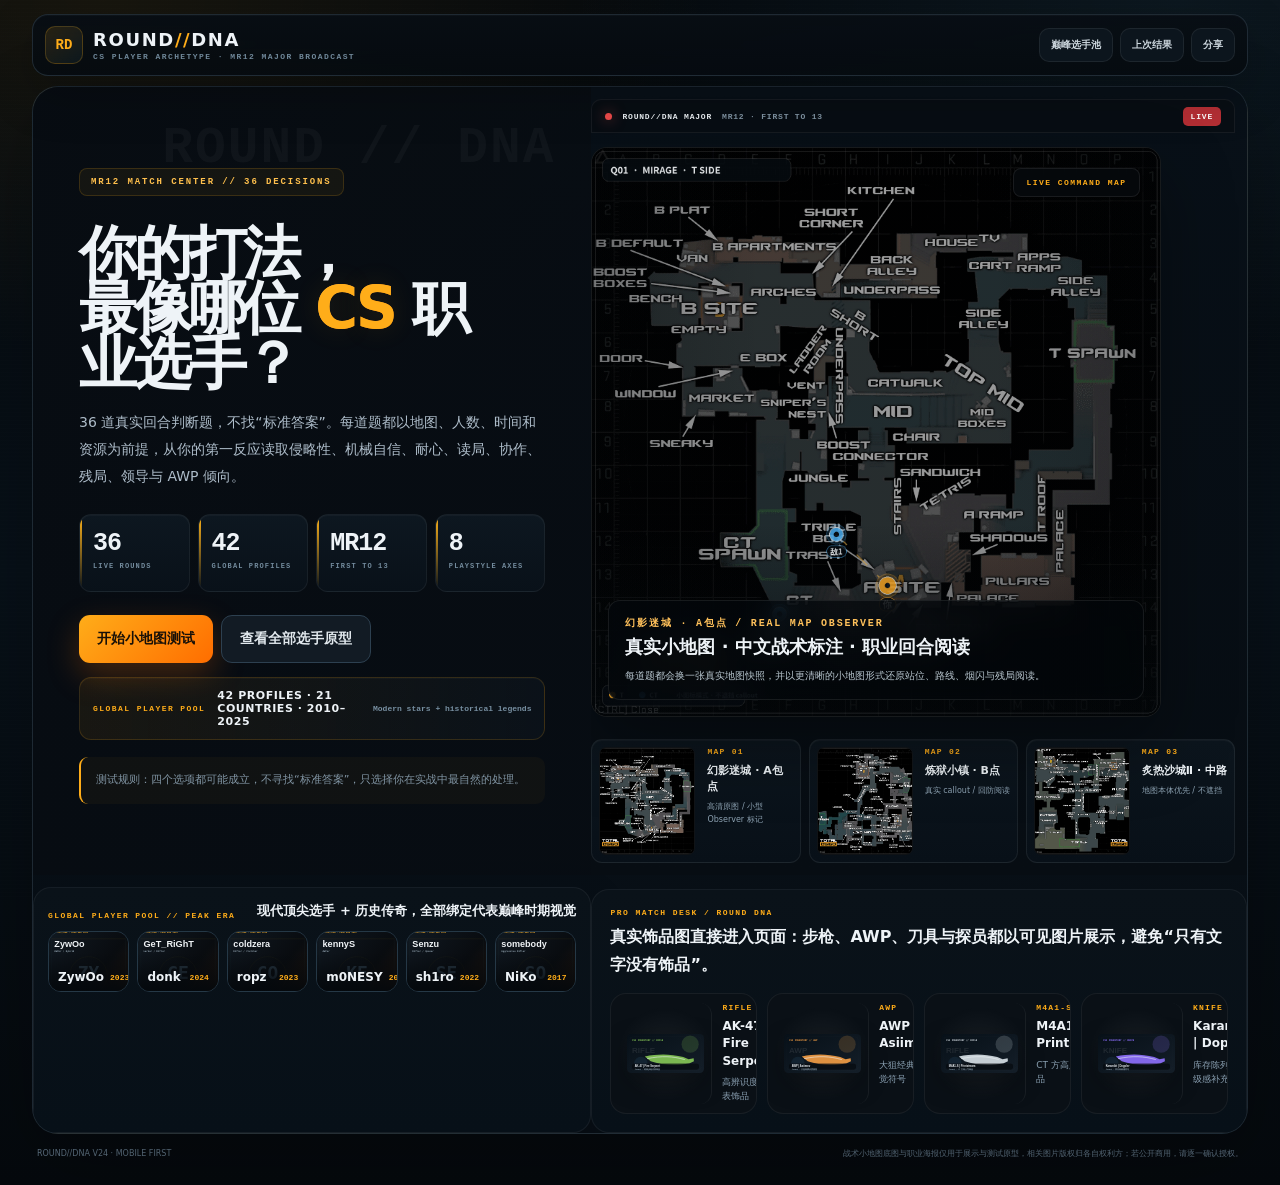
<file: index.html>
<!doctype html>
<html lang="zh-CN">
<head>
<meta charset="utf-8"><meta name="viewport" content="width=device-width,initial-scale=1,viewport-fit=cover"><meta name="theme-color" content="#080b0f"><meta name="apple-mobile-web-app-capable" content="yes"><meta name="apple-mobile-web-app-status-bar-style" content="black-translucent"><meta name="apple-mobile-web-app-title" content="ROUND//DNA"><meta name="description" content="36 道 CS 实战情境题，匹配你的职业选手打法原型与代表巅峰期。"><title>ROUND//DNA · CS职业选手原型测试</title><link rel="manifest" href="manifest.webmanifest"><link rel="icon" href="assets/icons/favicon.png"><link rel="apple-touch-icon" href="assets/icons/icon-192.png"><link rel="stylesheet" href="assets/css/style.css?v=24.0">
</head>
<body><div class="noise"></div><div id="toast" class="toast"></div>
<div id="rosterModal" class="modal" onclick="modalBg(event,'rosterModal')"><div class="modalPanel rosterPanel"><div class="modalHead"><div><small>PEAK ERA PLAYER DATABASE</small><h3>42 位选手 · 21 个国家/地区 · 2010–2025</h3><p>每位选手绑定明确巅峰年份与对应时期照片；优先使用清晰、无额外水印或可合法复用的图源。</p></div><button onclick="closeModal('rosterModal')">关闭</button></div><div class="rosterTools"><div class="rosterFilterBar"><button class="rosterFilter active" onclick="setRosterFilter('all',this)">全部</button><button class="rosterFilter" onclick="setRosterFilter('modern',this)">现代</button><button class="rosterFilter" onclick="setRosterFilter('legend',this)">传奇</button><button class="rosterFilter" onclick="setRosterFilter('europe',this)">欧洲</button><button class="rosterFilter" onclick="setRosterFilter('cis',this)">独联体</button><button class="rosterFilter" onclick="setRosterFilter('americas',this)">美洲</button><button class="rosterFilter" onclick="setRosterFilter('apac',this)">亚太</button></div><div class="rosterSearchWrap"><input id="rosterSearch" type="search" placeholder="搜索选手 / 国家 / 角色 / 年份" oninput="renderRoster()"><span id="rosterCount">显示 42 / 42</span></div></div><div id="rosterGrid" class="rosterGrid"></div></div></div>
<div id="posterModal" class="modal" onclick="modalBg(event,'posterModal')"><div class="modalPanel posterPanel"><div class="modalHead"><div><small>SHARE CARD</small><h3>ROUND//DNA 分享海报</h3></div><button onclick="closeModal('posterModal')">关闭</button></div><img id="posterImg" class="posterImg" alt="测试结果分享海报"><button id="downloadPosterBtn" class="btn primary full">下载 PNG 海报</button></div></div>
<main class="appShell">
<header class="topbar"><div class="brand"><span class="brandIcon">RD</span><div><b>ROUND<span>//</span>DNA</b><small>CS PLAYER ARCHETYPE · MR12 MAJOR BROADCAST</small></div></div><div class="topActions"><button class="miniBtn" onclick="openRoster()">巅峰选手池</button><button class="miniBtn" onclick="restoreLastResult()">上次结果</button><button class="miniBtn" onclick="shareApp()">分享</button></div></header>
<section id="hero" class="view heroView">
  <div class="heroCard">
    <div class="heroCopy"><div class="eyebrow">MR12 MATCH CENTER // 36 DECISIONS</div><h1>你的打法，<br>最像哪位 <span>CS</span> 职业选手？</h1><p>36 道真实回合判断题，不找“标准答案”。每道题都以地图、人数、时间和资源为前提，从你的第一反应读取侵略性、机械自信、耐心、读局、协作、残局、领导与 AWP 倾向。</p><div class="heroMetrics"><div><b>36</b><span>LIVE ROUNDS</span></div><div><b>42</b><span>GLOBAL PROFILES</span></div><div><b>MR12</b><span>FIRST TO 13</span></div><div><b>8</b><span>PLAYSTYLE AXES</span></div></div><div class="heroBtns"><button class="btn primary" onclick="startQuiz()">开始小地图测试</button><button id="resumeQuizBtn" class="btn ghost" hidden onclick="resumeQuiz()">继续上次答题</button><button class="btn ghost" onclick="openRoster()">查看全部选手原型</button></div><div class="globalPoolBanner"><span>GLOBAL PLAYER POOL</span><b>42 PROFILES · 21 COUNTRIES · 2010–2025</b><em>Modern stars + historical legends</em></div><div class="hint">测试规则：四个选项都可能成立，不寻找“标准答案”，只选择你在实战中最自然的处理。</div></div>
    <div class="heroVisual heroVisualGrid"><div class="eventRibbon"><span class="eventDot"></span><b>ROUND//DNA MAJOR</b><em>MR12 · FIRST TO 13</em><strong>LIVE</strong></div><div class="heroStage"><img id="heroPhoto" class="heroPhoto" alt="Counter-Strike 2 战术小地图背景"><img id="heroArt" class="heroOverlayMap" alt="Counter-Strike 2 战术叠层图"><div class="visualShade"></div><div class="heroMapBadge">LIVE COMMAND MAP</div><div class="matchHud"><div class="hudScore"><span class="tMark">T</span><b>12</b><em>MATCH POINT · MR12</em><b>11</b><span class="ctMark">CT</span></div><div class="hudKill"><span>Lrr</span><i>AK-47</i><b>OPENING KILL</b></div><div class="hudKill"><span>Lrr</span><i>FLASH</i><b>ENTRY ASSIST</b></div><div class="hudKill"><span>Lrr</span><i>AWP</i><b>CLUTCH PICK</b></div></div><div class="crosshair"><i></i><i></i></div><div class="heroStageInfo"><span id="heroStageMap">MIRAGE · A SITE</span><b>真实小地图 · 中文战术标注 · 职业回合阅读</b><small>每道题都会换一张真实地图快照，并以更清晰的小地图形式还原站位、路线、烟闪与残局阅读。</small></div><div class="loadout"><span>AK-47</span><span>AWP</span><span>SMOKE</span><span>FLASH</span></div></div><div class="heroMapStrip"><article class="heroMapMini"><img id="heroMap1" alt="Mirage 场景图"><div><small>MAP 01</small><b id="heroMapLabel1">Mirage · A Split</b><span id="heroMapHint1">Palace / Ramp / Jungle</span></div></article><article class="heroMapMini"><img id="heroMap2" alt="Inferno 场景图"><div><small>MAP 02</small><b id="heroMapLabel2">Inferno · Banana</b><span id="heroMapHint2">Car / Coffins / CT</span></div></article><article class="heroMapMini"><img id="heroMap3" alt="Dust2 场景图"><div><small>MAP 03</small><b id="heroMapLabel3">Dust2 · Mid Control</b><span id="heroMapHint3">Top Mid / Xbox / Short</span></div></article></div></div>
  <div class="peakRail"><div class="peakRailTitle"><small>GLOBAL PLAYER POOL // PEAK ERA</small><b>现代顶尖选手 + 历史传奇，全部绑定代表巅峰时期视觉</b></div><div class="peakPreviews"><article><img data-peak-preview="0" alt="peak poster"><div><b>ZywOo</b><span>2023</span></div></article><article><img data-peak-preview="1" alt="peak poster"><div><b>donk</b><span>2024</span></div></article><article><img data-peak-preview="2" alt="peak poster"><div><b>ropz</b><span>2023</span></div></article><article><img data-peak-preview="3" alt="peak poster"><div><b>m0NESY</b><span>2024</span></div></article><article><img data-peak-preview="4" alt="peak poster"><div><b>sh1ro</b><span>2022</span></div></article><article><img data-peak-preview="5" alt="peak poster"><div><b>NiKo</b><span>2017</span></div></article></div></div>
<div class="arsenalRail"><div class="arsenalHead"><small>PRO MATCH DESK / ROUND DNA</small><b>真实饰品图直接进入页面：步枪、AWP、刀具与探员都以可见图片展示，避免“只有文字没有饰品”。</b></div><div class="arsenalGrid"><article class="skinCard"><img id="skinHome1" alt="皮肤图 1"><div><small>RIFLE</small><b id="skinHomeLabel1">AK-47 | Fire Serpent</b><span>高辨识度代表饰品</span></div></article><article class="skinCard"><img id="skinHome2" alt="皮肤图 2"><div><small>AWP</small><b id="skinHomeLabel2">AWP | Asiimov</b><span>大狙经典视觉符号</span></div></article><article class="skinCard"><img id="skinHome3" alt="皮肤图 3"><div><small>M4A1-S</small><b id="skinHomeLabel3">M4A1-S | Printstream</b><span>CT 方高人气步枪饰品</span></div></article><article class="skinCard"><img id="skinHome4" alt="皮肤图 4"><div><small>KNIFE</small><b id="skinHomeLabel4">Karambit | Doppler</b><span>库存陈列与高级感补充</span></div></article></div></div></section>
<section id="quiz" class="view quizView" style="display:none">
  <div class="majorBroadcastHead">
    <div class="majorBrand"><span class="majorLogo">M</span><div><small>ROUND//DNA MAJOR</small><b>TACTICAL MATCH CENTER</b></div></div>
    <div class="seriesState"><span>REGULATION</span><b>MR12</b><em id="seriesMap">FIRST TO 13</em></div>
    <div class="liveState"><i></i><span>LIVE</span><b id="liveClock">00:44</b></div>
  </div>
  <div class="majorScoreboard">
    <div class="teamPanel tTeam"><div class="teamLogo">T</div><div><small>TEAM TERRORIST</small><b id="majorTName">T SIDE</b><span id="majorTMoney">FULL BUY</span></div><strong id="majorTScore">10</strong></div>
    <div class="roundCenter"><small id="majorMapName">幻影迷城</small><b id="majorRoundLabel">MR12 · ROUND 18</b><div class="roundDots" id="roundDots"></div><span id="majorTimer">0:44</span></div>
    <div class="teamPanel ctTeam"><strong id="majorCTScore">7</strong><div><small>TEAM COUNTER-TERRORIST</small><b id="majorCTName">CT SIDE</b><span id="majorCTMoney">FULL BUY</span></div><div class="teamLogo">CT</div></div>
  </div>
  <div class="majorTicker"><span>LIVE FEED</span><div id="majorTickerText">正在加载本回合战术信息...</div><b>ROUND//DNA ANALYSIS</b></div>
  <div class="quizHeader"><div><small id="progressText">QUESTION 01 / 36</small><b id="progressPct">0%</b></div><div class="quizTags"><span id="roundTag">ROUND 01</span><span id="sceneTag">BUY PHASE</span><span>LIVE DECISION</span></div></div>
  <div class="progress"><i id="bar"></i></div>
  <div class="broadcastHud">
    <div class="broadcastSide tSide"><small>T SIDE</small><b id="broadcastTState">ATTACK</b><span id="broadcastTAlive">5 ALIVE</span></div>
    <div class="broadcastCenter"><div class="livePill"><i></i> LIVE ANALYSIS</div><b id="broadcastRound">ROUND 01</b><span id="broadcastClock">1:24</span><small id="broadcastMap">MIRAGE</small></div>
    <div class="broadcastSide ctSide"><small>CT SIDE</small><b id="broadcastCTState">DEFENSE</b><span id="broadcastCTAlive">5 ALIVE</span></div>
  </div>
  <div class="combatMeta">
    <div class="metaStat"><small>MAP</small><b id="mapTag">MIRAGE</b></div>
    <div class="metaStat"><small>SIDE</small><b id="sideTag">T SIDE</b></div>
    <div class="metaStat"><small>ALIVE</small><b id="aliveTag">5V5</b></div>
    <div class="metaStat"><small>ECON</small><b id="economyTag">FULL BUY</b></div>
    <div class="metaStat"><small>TIMER</small><b id="timerTag">1:24</b></div>
  </div>
  <div class="analystStrip">
    <div class="analystLabel"><span>ANALYST DESK</span><b>ROUND CONTEXT</b></div>
    <div><small>OBJECTIVE</small><b id="analystGoal">OPENING</b></div>
    <div><small>PRESSURE</small><b id="analystPressure">LOW</b></div>
    <div><small>STRUCTURE</small><b id="analystStructure">5V5</b></div>
    <div><small>PRIMARY READ</small><b id="analystRead">SPACE</b></div>
  </div>
  <div class="quizGrid">
    <div class="questionCard"><div class="questionScene"><span id="sceneZh">手枪局 / BUY PHASE</span><small id="sceneDesc"></small></div><button class="mobileMapPreview" type="button" onclick="openMobileMap()"><div class="mobileMapThumbWrap"><img id="mobileMapThumb" alt="当前战术小地图"><img id="mobileMapOverlayThumb" class="mobileMapOverlayThumb" alt="站位叠层"></div><span><small>TACTICAL MAP</small><b id="mobileMapTitle">幻影迷城 · A包点</b><em>点击放大查看人物站位与路线</em></span><i>↗</i></button><div class="scenarioBox"><div class="scenarioMeta"><span id="scenarioChipMap">MIRAGE · A SITE</span><span id="scenarioChipAlive">1V2</span><span id="scenarioChipGoal">POST-PLANT</span></div><p id="scenarioLead">Mirage A 包点残局，已知一人在 jungle、一人在 CT，你有烟和闪，时间不多。</p><div class="scenarioFacts"><span id="scenarioKnown">已知站位：Jungle / CT</span><span id="scenarioFocus">思路重点：拆单挑、拖时间、避开双拉</span></div></div><div class="roundTimeline" id="roundTimeline"><span data-phase="OPENING">OPENING</span><span data-phase="MID">MID ROUND</span><span data-phase="EXEC">EXEC / RETAKE</span><span data-phase="CLUTCH">CLUTCH</span></div><h2 id="qtext"></h2><div class="analystLowerThird"><span>ANALYST NOTE</span><b id="lowerThirdTitle">ROUND DECISION</b><em id="lowerThirdMeta">MAP READ · TIMING · RESOURCE</em></div><div id="options" class="options"></div><div class="questionFoot"><button id="backBtn" onclick="back()">← 上一题</button><span>FIRST INSTINCT ONLY · 不寻找标准答案</span></div></div>
    <aside class="sceneStack">
      <div class="sceneCard">
        <div class="observerLoadoutRail"><article><small>KNIFE</small><img id="obsKnife" alt="Butterfly Knife"><div><b id="obsKnifeName">Butterfly Knife | Fade</b><span>FEATURED INVENTORY</span></div></article><article><small>RIFLE</small><img id="obsRifle" alt="AK-47 skin"><div><b id="obsRifleName">AK-47 | Fire Serpent</b><span>ROUND LOADOUT</span></div></article><article><small>AGENT</small><img id="obsAgent" alt="CS2 Agent"><div><b id="obsAgentName">Special Agent Ava</b><span>FIELD AGENT</span></div></article></div>
        <div class="sceneHeroWrap"><img id="scenePhoto" class="scenePhoto" alt="CS2 战术小地图背景"><img id="sceneArt" class="sceneTactical" alt="CS2 战术叠层图"><div id="tacticalBoard" class="tacticalBoard" aria-hidden="true"></div><div id="mapFocusMask" class="mapFocusMask" aria-hidden="true"></div><div class="sceneOverlay"></div><div class="sceneHud"><small id="sceneMapMicro">MIRAGE // A SITE</small><b id="sceneState">TACTICAL CONTEXT</b><span id="sceneSubline">ENTRY · EXEC · RETAKE · CLUTCH</span></div><div id="killFeed" class="killFeedPanel"></div><div class="sceneCross"></div><div id="weaponBar" class="weaponBar"></div></div>
        <div class="broadcastMiniStats"><div><small>HP</small><b id="impactValue">100</b></div><div><small>ARMOR</small><b id="winProb">100</b></div><div><small>WEAPON</small><b id="utilityValue">AK-47</b></div><div><small>UTILITY</small><b id="clutchIndex">烟1 · 闪1</b></div></div>
        <div class="sceneThumbRow">
          <article class="thumbCard"><img id="sceneThumbA" alt="CS2 额外场景图 A"><div><small>ALT ANGLE</small><b id="thumbALabel">Connector control</b></div></article>
          <article class="thumbCard"><img id="sceneThumbB" alt="CS2 额外场景图 B"><div><small>FOLLOW UP</small><b id="thumbBLabel">Palace trade</b></div></article>
        </div>
      </div>
        <div class="skinPanel"><div class="skinPanelHead"><small>MATCH LOADOUT</small><b>真实饰品图 · 回合装备栏</b></div><div class="skinStrip"><article class="skinMini"><img id="skinQuiz1" alt="饰品图 1"><div><small>LOADOUT</small><b id="skinQuizLabel1">AK-47 | Fire Serpent</b><span>经典步枪视觉</span></div></article><article class="skinMini"><img id="skinQuiz2" alt="饰品图 2"><div><small>LOADOUT</small><b id="skinQuizLabel2">AWP | Asiimov</b><span>大狙高辨识度</span></div></article><article class="skinMini"><img id="skinQuiz3" alt="饰品图 3"><div><small>LOADOUT</small><b id="skinQuizLabel3">M4A1-S | Printstream</b><span>CT 高人气饰品</span></div></article><article class="skinMini"><img id="skinQuiz4" alt="饰品图 4"><div><small>LOADOUT</small><b id="skinQuizLabel4">Karambit | Doppler</b><span>库存高级感</span></div></article><article class="skinMini"><img id="skinQuiz5" alt="饰品图 5"><div><small>LOADOUT</small><b id="skinQuizLabel5">Desert Eagle | Blaze</b><span>残局气质补充</span></div></article></div></div>
      <div class="cosmeticDeck"><article class="cosmeticCard knifeCard"><small>FEATURED INVENTORY</small><img class="cosmeticRealImage" id="knifeImage" alt="Butterfly Knife Fade"><b id="knifeName">Butterfly Knife | Fade</b><span id="knifeNote">库存标志性饰品模块</span></article><article class="cosmeticCard agentCard"><small>FIELD AGENT</small><img class="cosmeticAgentImage" id="agentImage" alt="CS2 Agent"><b id="agentName">Special Agent Ava</b><span id="agentNote">探员皮肤氛围卡片</span></article><article class="cosmeticCard trophyCard"><small>MATCH VIBE</small><div class="cosmeticGlyph trophyGlyph">★</div><b id="vibeTitle">Major Broadcast Feel</b><span id="vibeNote">职业赛事分析台视觉氛围</span></article></div>
      <div class="intelGrid">
        <article class="intelCard radarCard"><div class="intelHead"><small>RADAR SNAPSHOT</small><b id="radarMapName">MIRAGE · A SITE</b></div><div class="miniRadar"><div class="radarA">A</div><div class="radarB">B</div><div class="radarMid">MID</div><div class="route route1"></div><div class="route route2"></div><div class="route route3"></div><div class="radarPing ping1"></div><div class="radarPing ping2"></div><div class="radarPing ping3"></div></div></article>
        <article class="intelCard"><div class="intelHead"><small>ROUND INTEL</small><b id="intelTitle">Current plan</b></div><ul id="intelList" class="intelList"></ul></article>
      </div>
    </aside>
  </div>
</section>
<section id="result" class="view resultView" style="display:none"><div class="resultGrid"><aside class="peakResultCard"><div class="peakPosterFrame"><img id="playerPeakPoster" alt="选手代表巅峰期海报"><div class="peakPosterShade"></div><div class="peakTop"><span id="peakEraBadge">PEAK ERA // 2021</span><b id="matchBadge">MATCH 90%</b></div><div class="peakBottom"><small>YOUR CLOSEST ARCHETYPE</small><h2 id="playerName"></h2><p id="playerReal"></p><div><span id="playerRole"></span><span id="playerTag"></span></div><div class="playerMetaChips"><span id="playerCountry"></span><span id="playerEra"></span></div></div></div><div class="peakCaption"><small id="peakSource"></small><b id="peakTitle"></b><p id="peakNote"></p></div></aside><article class="analysisPanel"><div class="analysisHead"><small>POST-MATCH PLAYER DNA · GLOBAL POOL 42</small><h3 id="resultSummaryTitle">职业打法读取结果</h3><p id="playerDesc"></p></div><div class="resultMetrics"><div><b id="resultScore">89%</b><small>MATCH</small></div><div><b id="resultRole">Hybrid</b><small>ROLE</small></div><div><b id="resultImpact">Clutch</b><small>IMPACT</small></div><div><b id="resultTempo">Measured</b><small>TEMPO</small></div></div><div class="strengthGrid"><div><small>优势区</small><p id="playerStrength"></p></div><div><small>潜在盲点</small><p id="playerRisk"></p></div></div><div class="vectorGrid"><svg id="radar" viewBox="0 0 240 240"></svg><div id="dimlist" class="dimlist"></div></div><div class="topFive"><div class="sectionTitle"><small>TOP 6 MATCHES</small><b>与你最接近的职业选手原型</b></div><div id="ranks"></div></div><div class="resultBtns"><button class="btn primary" onclick="makePoster()">生成分享海报</button><button class="btn ghost" onclick="copyResult()">复制结果</button><button class="btn ghost" onclick="startQuiz()">重新测试</button></div></article></div></section>
<div id="mobileMapModal" class="mobileMapModal" aria-hidden="true"><div class="mobileMapSheet"><div class="mobileMapSheetHead"><div><small>ROUND TACTICAL MAP</small><b id="mobileMapModalTitle">幻影迷城 · A包点</b></div><button type="button" onclick="closeMobileMap()">×</button></div><div class="mobileMapCanvas"><img id="mobileMapImage" alt="高清战术地图"><img id="mobileMapOverlay" class="mobileMapOverlay" alt="站位叠层"></div><div class="mobileMapLegend"><span><i class="tDot"></i>T / YOU</span><span><i class="ctDot"></i>CT</span><span>虚线 = 路线 · 烟/闪 = 道具提示</span></div></div></div><footer><span>ROUND//DNA V24 · MOBILE FIRST</span><span>战术小地图底图与职业海报仅用于展示与测试原型，相关图片版权归各自权利方；若公开商用，请逐一确认授权。</span></footer></main><script src="assets/js/app.js?v=24.0"></script></body></html>
</file>
<file: assets/css/style.css>
:root{--bg:#06090d;--panel:#0c1218;--panel2:#101821;--line:#22313e;--line2:#33495b;--text:#eef3f7;--muted:#8ea1b1;--orange:#ffad19;--orange2:#ff6d00;--ct:#5cbcff;--shadow:0 26px 84px rgba(0,0,0,.43)}*{box-sizing:border-box}html{scroll-behavior:smooth}body{margin:0;min-height:100vh;color:var(--text);font-family:Inter,"Microsoft YaHei","PingFang SC",system-ui,sans-serif;background:radial-gradient(900px 500px at 5% -5%,rgba(255,173,25,.11),transparent 60%),radial-gradient(850px 520px at 100% 5%,rgba(92,188,255,.10),transparent 62%),linear-gradient(180deg,#05080b,#0a1016 48%,#05080b);overflow-x:hidden}body:before{content:"";position:fixed;inset:0;pointer-events:none;background:repeating-linear-gradient(0deg,transparent 0 3px,rgba(255,255,255,.014) 3px 4px);opacity:.55}.noise{position:fixed;inset:0;pointer-events:none;background:linear-gradient(90deg,transparent 49.8%,rgba(255,255,255,.012) 50%,transparent 50.2%);background-size:72px 100%;z-index:0}.appShell{position:relative;z-index:1;width:min(1180px,calc(100% - 24px));margin:auto;padding:12px 0 48px}.topbar{position:sticky;top:8px;z-index:20;display:flex;align-items:center;justify-content:space-between;gap:14px;margin-bottom:12px;padding:10px 12px;border:1px solid rgba(66,89,108,.65);border-radius:16px;background:rgba(7,11,16,.84);backdrop-filter:blur(16px);box-shadow:0 12px 30px rgba(0,0,0,.18)}.brand{display:flex;align-items:center;gap:10px}.brandIcon{width:38px;height:38px;border:1px solid var(--line2);border-radius:10px;display:grid;place-items:center;color:var(--orange);font:900 14px monospace;background:#111a22}.brand b{font-size:17px;letter-spacing:.1em}.brand b span{color:var(--orange)}.brand small{display:block;margin-top:2px;color:#7890a2;font:700 8px monospace;letter-spacing:.14em}.topActions{display:flex;gap:7px;flex-wrap:wrap}.miniBtn{border:1px solid var(--line);background:#101820;color:#cbd5dc;border-radius:10px;padding:9px 11px;cursor:pointer;font:800 10px monospace}.view{border:1px solid var(--line);border-radius:24px;background:linear-gradient(180deg,rgba(13,19,26,.95),rgba(7,11,16,.97));box-shadow:var(--shadow);overflow:hidden}.heroView{overflow:visible;border:0;background:none;box-shadow:none}.heroCard{position:relative;overflow:hidden;border:1px solid var(--line);border-radius:24px;background:#0b1117;display:grid;grid-template-columns:1.02fr .98fr;min-height:610px;box-shadow:var(--shadow)}.heroCopy{padding:clamp(28px,4vw,50px);display:flex;flex-direction:column;justify-content:center;background:radial-gradient(500px 340px at 0% 15%,rgba(255,173,25,.09),transparent 70%)}.eyebrow{font:800 10px monospace;color:var(--orange);letter-spacing:.21em;margin-bottom:14px}.heroCopy h1{font-size:clamp(42px,5.6vw,68px);line-height:.94;letter-spacing:-.055em;margin:0 0 16px}.heroCopy h1 span{color:var(--orange)}.heroCopy p{max-width:620px;color:#b6c1ca;font-size:14px;line-height:1.82;margin:0}.heroMetrics{display:grid;grid-template-columns:repeat(4,1fr);gap:8px;margin:20px 0}.heroMetrics>div{padding:12px 10px;border:1px solid #2a3c4a;border-radius:14px;background:rgba(7,12,17,.52)}.heroMetrics b{display:block;font:900 21px monospace}.heroMetrics span{display:block;color:#8096a7;font-size:9px;margin-top:4px;letter-spacing:.1em}.heroBtns,.resultBtns{display:flex;gap:9px;flex-wrap:wrap}.btn{appearance:none;border:0;border-radius:13px;padding:13px 17px;font-weight:900;cursor:pointer;font-size:13px}.btn.primary{background:linear-gradient(135deg,var(--orange),var(--orange2));color:#171008;box-shadow:0 10px 28px rgba(255,116,0,.2)}.btn.ghost{background:#121b24;color:#e1e8ed;border:1px solid #2d4050}.btn.full{width:100%}.hint{margin-top:14px;padding:11px 13px;border-left:2px solid var(--orange);background:rgba(255,173,25,.045);color:#8499aa;font-size:10px;line-height:1.65}.heroVisual{position:relative;min-height:610px;overflow:hidden}.heroVisual>img{position:absolute;inset:0;width:100%;height:100%;object-fit:cover;filter:saturate(.78) contrast(1.08)}.visualShade{position:absolute;inset:0;background:linear-gradient(90deg,rgba(7,11,16,.82) 0%,rgba(7,11,16,.14) 38%,rgba(7,11,16,.28) 100%),linear-gradient(0deg,rgba(5,8,12,.9),transparent 55%)}.matchHud{position:absolute;top:18px;left:18px;right:18px;display:grid;gap:7px}.hudScore{display:grid;grid-template-columns:auto 1fr auto 1fr auto;gap:9px;align-items:center;padding:10px 12px;border:1px solid rgba(255,255,255,.16);border-radius:13px;background:rgba(4,8,12,.68);backdrop-filter:blur(9px)}.hudScore b{font:900 24px monospace;text-align:center}.hudScore em{font:800 9px monospace;color:#91a6b6;font-style:normal;text-align:center;letter-spacing:.15em}.tMark,.ctMark{width:30px;height:30px;border-radius:9px;display:grid;place-items:center;font:900 11px monospace}.tMark{color:var(--orange);background:rgba(255,173,25,.14)}.ctMark{color:var(--ct);background:rgba(92,188,255,.14)}.hudKill{justify-self:end;display:grid;grid-template-columns:auto auto auto;gap:8px;align-items:center;padding:7px 9px;border-radius:9px;background:rgba(5,9,13,.72);border:1px solid rgba(255,255,255,.09);font:800 9px monospace}.hudKill span{color:#fff}.hudKill i{color:var(--orange);font-style:normal}.hudKill b{color:#93a7b7;font-size:8px}.crosshair{position:absolute;left:54%;top:52%;width:64px;height:64px;transform:translate(-50%,-50%);opacity:.8}.crosshair:before,.crosshair:after,.crosshair i:before,.crosshair i:after{content:"";position:absolute;background:rgba(255,173,25,.9);box-shadow:0 0 8px rgba(255,173,25,.35)}.crosshair:before{left:31px;top:0;width:2px;height:22px}.crosshair:after{left:31px;bottom:0;width:2px;height:22px}.crosshair i:before{top:31px;left:0;width:22px;height:2px}.crosshair i:after{top:31px;right:0;width:22px;height:2px}.loadout{position:absolute;left:18px;right:18px;bottom:16px;display:flex;gap:7px;flex-wrap:wrap}.loadout span,.weaponBar span{padding:7px 9px;border-radius:999px;background:rgba(6,10,14,.75);border:1px solid rgba(255,255,255,.12);font:800 9px monospace;color:#dbe4ea}.peakRail{margin-top:12px;padding:14px;border:1px solid var(--line);border-radius:20px;background:rgba(10,15,21,.94);box-shadow:0 16px 40px rgba(0,0,0,.23)}.peakRailTitle{display:flex;align-items:end;justify-content:space-between;gap:12px;margin-bottom:11px}.peakRailTitle small{color:var(--orange);font:800 8px monospace;letter-spacing:.18em}.peakRailTitle b{font-size:13px}.peakPreviews{display:grid;grid-template-columns:repeat(6,1fr);gap:8px}.peakPreviews article{position:relative;aspect-ratio:4/3;border:1px solid #253846;border-radius:13px;overflow:hidden;background:#101820}.peakPreviews img{width:100%;height:100%;object-fit:cover;object-position:center 20%;filter:saturate(.85);opacity:0;transition:.2s}.peakPreviews img.loaded{opacity:1}.peakPreviews article:after{content:"";position:absolute;inset:0;background:linear-gradient(0deg,rgba(4,8,12,.94),transparent 65%)}.peakPreviews article div{position:absolute;z-index:2;left:9px;right:9px;bottom:7px;display:flex;justify-content:space-between;align-items:end;gap:6px}.peakPreviews b{font-size:12px}.peakPreviews span{color:var(--orange);font:900 9px monospace}.quizView,.resultView{padding:16px}.quizHeader{display:flex;justify-content:space-between;align-items:center;gap:12px}.quizHeader small{display:block;color:var(--orange);font:800 9px monospace;letter-spacing:.15em}.quizHeader b{display:block;font:900 15px monospace;margin-top:3px}.quizTags{display:flex;gap:7px;flex-wrap:wrap;justify-content:flex-end}.quizTags span{padding:7px 9px;border:1px solid var(--line2);border-radius:999px;color:#afbdc7;font:700 9px monospace}.progress{height:4px;background:#1a2731;border-radius:999px;overflow:hidden;margin-top:12px}.progress i{display:block;height:100%;background:linear-gradient(90deg,var(--orange),var(--orange2),var(--ct));width:0;transition:.25s}.quizGrid{display:grid;grid-template-columns:1.18fr .82fr;gap:14px;margin-top:14px}.questionCard,.sceneCard,.analysisPanel,.peakCaption{border:1px solid var(--line);border-radius:20px;background:#0b1117}.questionCard{padding:clamp(18px,3vw,28px)}.questionScene{display:flex;align-items:center;gap:8px;flex-wrap:wrap;margin-bottom:14px}.questionScene span{padding:7px 9px;border-radius:999px;background:rgba(255,173,25,.1);border:1px solid rgba(255,173,25,.2);color:var(--orange);font:800 9px monospace}.questionScene small{color:#8298a9;font-size:10px}.questionCard h2{font-size:clamp(24px,3.5vw,34px);line-height:1.28;margin:0 0 18px}.options{display:grid;gap:9px}.option{display:grid;grid-template-columns:auto 1fr auto;gap:11px;align-items:flex-start;width:100%;text-align:left;background:linear-gradient(180deg,#151f29,#111922);border:1px solid #2d4050;color:#eef3f7;border-radius:15px;padding:13px 14px;cursor:pointer;transition:.14s}.option:hover{transform:translateY(-1px);border-color:#587186}.optionKey,.optionIcon{width:28px;height:28px;border-radius:8px;display:grid;place-items:center}.optionKey{background:#22303d;color:var(--orange);font:900 10px monospace}.optionIcon{border:1px solid rgba(255,255,255,.05);color:#8da5b6}.optionCopy b{display:block;font-size:13px;line-height:1.55}.optionCopy small{display:block;color:#8299ab;font:700 8px monospace;margin-top:4px;letter-spacing:.08em}.questionFoot{display:flex;justify-content:space-between;align-items:center;gap:10px;margin-top:13px;color:#728899;font:700 8px monospace;letter-spacing:.08em}.questionFoot button{border:0;background:none;color:#a4b3bf;cursor:pointer;padding:8px 0}.sceneCard{position:relative;min-height:510px;overflow:hidden}.sceneCard>img{position:absolute;inset:0;width:100%;height:100%;object-fit:cover;filter:saturate(.8) contrast(1.07)}.sceneOverlay{position:absolute;inset:0;background:linear-gradient(0deg,rgba(5,8,12,.96),rgba(5,8,12,.12) 72%),linear-gradient(90deg,rgba(5,8,12,.18),transparent)}.sceneHud{position:absolute;left:15px;top:15px;padding:12px;border-radius:13px;background:rgba(5,9,13,.69);border:1px solid rgba(255,255,255,.1);backdrop-filter:blur(7px)}.sceneHud small,.sceneHud span{display:block;color:#8ea4b5;font:700 8px monospace;letter-spacing:.13em}.sceneHud b{display:block;color:var(--orange);font:900 15px monospace;margin:5px 0}.sceneCross{position:absolute;left:56%;top:48%;width:46px;height:46px;transform:translate(-50%,-50%);border:1px solid rgba(255,173,25,.65);border-radius:50%}.sceneCross:before,.sceneCross:after{content:"";position:absolute;background:var(--orange)}.sceneCross:before{width:1px;height:70px;left:22px;top:-12px}.sceneCross:after{height:1px;width:70px;top:22px;left:-12px}.weaponBar{position:absolute;left:14px;right:14px;bottom:14px;display:flex;gap:6px;flex-wrap:wrap}.resultGrid{display:grid;grid-template-columns:minmax(360px,.82fr) minmax(0,1.18fr);gap:14px;align-items:start}.peakResultCard{position:sticky;top:82px;display:grid;gap:10px}.peakPosterFrame{position:relative;aspect-ratio:4/5;border:1px solid var(--line2);border-radius:20px;overflow:hidden;background:#0b1117}.peakPosterFrame>img{position:absolute;inset:0;width:100%;height:100%;object-fit:contain;background:#070b0f;opacity:0;transition:.2s}.peakPosterFrame>img.loaded{opacity:1}.peakPosterShade{position:absolute;inset:0;background:linear-gradient(0deg,rgba(4,7,10,.86),transparent 32%),linear-gradient(90deg,rgba(255,173,25,.05),transparent 40%);pointer-events:none}.peakTop{position:absolute;top:13px;left:13px;right:13px;display:flex;justify-content:space-between;align-items:center;gap:8px}.peakTop span,.peakTop b{padding:8px 9px;border-radius:9px;font:900 9px monospace;letter-spacing:.1em}.peakTop span{background:rgba(6,10,14,.76);border:1px solid rgba(255,255,255,.13);color:var(--orange)}.peakTop b{background:linear-gradient(135deg,var(--orange),var(--orange2));color:#171008}.peakBottom{position:absolute;left:16px;right:16px;bottom:15px}.peakBottom small{color:var(--orange);font:800 8px monospace;letter-spacing:.16em}.peakBottom h2{font-size:clamp(42px,5vw,64px);line-height:.92;margin:7px 0 5px}.peakBottom p{margin:0;color:#9caebc;font-size:10px}.peakBottom>div{display:flex;gap:6px;flex-wrap:wrap;margin-top:9px}.peakBottom span{padding:6px 8px;border-radius:8px;background:rgba(5,9,13,.7);border:1px solid rgba(255,255,255,.13);font:800 8px monospace}.peakCaption{padding:13px}.peakCaption small{display:block;color:#718798;font:700 8px monospace;letter-spacing:.1em}.peakCaption b{display:block;margin-top:5px;color:var(--orange);font-size:14px}.peakCaption p{margin:6px 0 0;color:#adbbc5;font-size:10px;line-height:1.65}.analysisPanel{padding:19px}.analysisHead small,.sectionTitle small{font:800 8px monospace;color:var(--orange);letter-spacing:.17em}.analysisHead h3{font-size:26px;margin:5px 0 7px}.analysisHead p{color:#b5c0ca;font-size:12px;line-height:1.75;margin:0}.resultMetrics{display:grid;grid-template-columns:repeat(4,1fr);gap:8px;margin:14px 0}.resultMetrics>div{padding:11px;border-radius:13px;border:1px solid var(--line);background:#080e13}.resultMetrics b{display:block;font:900 18px monospace;overflow:hidden;text-overflow:ellipsis}.resultMetrics small{display:block;color:#718798;font:700 7px monospace;margin-top:4px}.strengthGrid{display:grid;grid-template-columns:1fr 1fr;gap:9px}.strengthGrid>div{padding:12px;border:1px solid var(--line);border-radius:14px;background:#080e13}.strengthGrid small{display:block;color:#8197a8;font:700 8px monospace;letter-spacing:.1em}.strengthGrid p{margin:6px 0 0;color:#d6dfe5;font-size:10px;line-height:1.65}.vectorGrid{display:grid;grid-template-columns:210px 1fr;gap:15px;align-items:center;margin-top:14px;padding-top:14px;border-top:1px solid rgba(255,255,255,.05)}#radar{width:210px;height:210px}.dimlist{display:grid;grid-template-columns:1fr 1fr;gap:7px}.dim{display:grid;grid-template-columns:1fr auto;gap:7px;align-items:center;padding:7px 8px;border-radius:10px;background:#080e13;border:1px solid rgba(255,255,255,.04)}.dim span{font-size:9px;color:#92a7b8}.dim b{font:900 9px monospace}.dim i{grid-column:1/-1;height:3px;background:#1e2a35;border-radius:999px;overflow:hidden}.dim em{display:block;height:100%;background:linear-gradient(90deg,var(--orange),var(--ct))}.topFive{margin-top:14px;padding-top:14px;border-top:1px solid rgba(255,255,255,.05)}.sectionTitle b{display:block;margin-top:3px;font-size:14px}.rank{display:grid;grid-template-columns:28px 50px 1fr auto;gap:9px;align-items:center;padding:9px 0;border-bottom:1px solid rgba(255,255,255,.04)}.rank:last-child{border-bottom:0}.rankNo{font:900 9px monospace;color:#5d7486}.rankPeak{position:relative;width:50px;height:50px;border-radius:9px;overflow:hidden;background:#101820;border:1px solid rgba(255,255,255,.06)}.rankPeak img{width:100%;height:100%;object-fit:cover;opacity:0}.rankPeak img.loaded{opacity:1}.rankPeak span{position:absolute;right:3px;bottom:3px;padding:2px 4px;border-radius:5px;background:rgba(5,9,13,.82);color:var(--orange);font:900 7px monospace}.rank strong{font-size:11px}.rank small{display:block;color:#7f95a6;font-size:8px;margin-top:3px;line-height:1.45}.rank>b{font:900 12px monospace;color:var(--orange)}.resultBtns{margin-top:14px}.modal{display:none;position:fixed;inset:0;z-index:50;background:rgba(2,5,8,.79);backdrop-filter:blur(9px);padding:15px;align-items:center;justify-content:center}.modal.open{display:flex}.modalPanel{width:min(980px,100%);max-height:90vh;overflow:auto;background:linear-gradient(180deg,#101720,#090e14);border:1px solid var(--line2);border-radius:22px;padding:17px;box-shadow:var(--shadow)}.modalHead{display:flex;justify-content:space-between;align-items:flex-start;gap:12px;margin-bottom:14px}.modalHead small{display:block;color:var(--orange);font:800 8px monospace;letter-spacing:.17em}.modalHead h3{margin:4px 0 0;font-size:21px}.modalHead p{margin:6px 0 0;color:#7e94a5;font-size:10px;line-height:1.6}.modalHead button{border:1px solid var(--line);background:#131b24;color:#e4ebf0;border-radius:10px;padding:9px 11px;cursor:pointer}.rosterGrid{display:grid;grid-template-columns:repeat(2,minmax(0,1fr));gap:9px}.rosterCard{display:grid;grid-template-columns:130px 1fr;gap:11px;border:1px solid rgba(255,255,255,.05);border-radius:16px;background:#0a1016;overflow:hidden;min-height:165px}.rosterPoster{position:relative;background:#080d12}.rosterPoster img{width:100%;height:100%;object-fit:cover;opacity:0}.rosterPoster img.loaded{opacity:1}.rosterPoster:after{content:"";position:absolute;inset:0;background:linear-gradient(0deg,rgba(5,8,12,.72),transparent 55%)}.rosterPoster span{position:absolute;z-index:2;left:8px;bottom:7px;color:var(--orange);font:900 9px monospace}.rosterInfo{padding:11px 10px 10px 0}.rosterTop{display:flex;justify-content:space-between;gap:8px;align-items:center}.rosterTop strong{font-size:14px}.rosterTop em{font:900 8px monospace;color:var(--orange);font-style:normal}.rosterInfo small{display:block;color:#7f96a8;font-size:9px;margin:3px 0}.rosterInfo b{display:block;color:#dce4ea;font-size:10px;margin-top:7px}.rosterInfo p{margin:6px 0 0;color:#9eafbc;font-size:9px;line-height:1.55}.posterPanel{width:min(610px,100%)}.posterImg{display:block;width:100%;border-radius:15px;border:1px solid var(--line);margin-bottom:11px}.modalOpen{overflow:hidden}.toast{position:fixed;z-index:60;left:50%;bottom:23px;transform:translateX(-50%) translateY(18px);opacity:0;background:#eef3f7;color:#111;padding:10px 13px;border-radius:10px;font-size:10px;transition:.18s}.toast.show{opacity:1;transform:translateX(-50%) translateY(0)}footer{display:flex;justify-content:space-between;gap:18px;color:#607485;font-size:8px;line-height:1.7;padding:13px 5px 0}
@media(max-width:960px){.heroCard{grid-template-columns:1fr}.heroVisual{min-height:410px}.peakPreviews{grid-template-columns:repeat(3,1fr)}.quizGrid,.resultGrid{grid-template-columns:1fr}.peakResultCard{position:static;max-width:680px;margin:auto;width:100%}.peakPosterFrame{aspect-ratio:4/5}.vectorGrid{grid-template-columns:1fr}#radar{margin:auto}.dimlist{grid-template-columns:1fr 1fr}}
@media(max-width:700px){.appShell{width:min(100% - 10px,700px);padding-top:5px}.topbar{top:4px;margin-bottom:7px;padding:8px 9px}.brandIcon{width:34px;height:34px}.brand b{font-size:15px}.brand small{display:none}.topActions .miniBtn:nth-child(2){display:none}.miniBtn{padding:8px 9px;font-size:9px}.heroCard{min-height:auto}.heroCopy{padding:24px 16px 20px}.heroCopy h1{font-size:43px}.heroCopy p{font-size:12px;line-height:1.75}.heroMetrics{grid-template-columns:repeat(2,1fr);margin:16px 0}.heroVisual{min-height:245px}.matchHud{top:10px;left:10px;right:10px}.hudKill{display:none}.hudScore{padding:7px 8px}.hudScore b{font-size:18px}.loadout{left:10px;right:10px;bottom:10px}.peakRail{padding:11px;margin-top:7px}.peakRailTitle{align-items:flex-start;flex-direction:column;gap:3px}.peakPreviews{display:flex;overflow-x:auto;gap:7px;padding-bottom:3px;scroll-snap-type:x mandatory}.peakPreviews article{min-width:118px;aspect-ratio:4/3;scroll-snap-align:start}.quizView,.resultView{padding:10px}.quizHeader{align-items:flex-start;flex-direction:column}.quizTags{justify-content:flex-start}.quizGrid{margin-top:10px}.questionCard{padding:17px 12px}.questionCard h2{font-size:23px;margin-bottom:14px}.option{grid-template-columns:auto 1fr;padding:12px 10px}.optionIcon{display:none}.questionFoot{align-items:flex-start;flex-direction:column}.sceneCard{min-height:175px;order:2}.sceneHud{padding:8px;top:9px;left:9px}.sceneHud b{font-size:12px}.sceneHud span{display:none}.sceneCross{width:34px;height:34px}.weaponBar{left:9px;right:9px;bottom:9px}.weaponBar span{padding:5px 7px;font-size:7px}.resultGrid{gap:9px}.peakPosterFrame{aspect-ratio:4/5}.peakBottom h2{font-size:42px}.analysisPanel{padding:15px 11px}.analysisHead h3{font-size:23px}.resultMetrics{grid-template-columns:repeat(2,1fr)}.strengthGrid{grid-template-columns:1fr}.dimlist{grid-template-columns:1fr}.rank{grid-template-columns:25px 44px 1fr auto}.rankPeak{width:44px;height:44px}.rosterGrid{grid-template-columns:1fr}.rosterCard{grid-template-columns:108px 1fr;min-height:145px}.modal{padding:8px}.modalPanel{padding:12px;border-radius:17px}footer{flex-direction:column;gap:4px}.btn{padding:12px 14px;font-size:12px}}
@media(max-width:420px){.heroCopy h1{font-size:38px}.heroBtns .btn{flex:1 1 calc(50% - 5px)}.heroBtns .btn.primary{flex-basis:100%}.peakPreviews article{min-width:105px}.peakBottom h2{font-size:38px}.resultMetrics b{font-size:16px}.rosterCard{grid-template-columns:95px 1fr}}

/* V5 IN-GAME HUD additions */
.combatMeta{display:grid;grid-template-columns:repeat(5,minmax(0,1fr));gap:8px;margin-top:12px}.metaStat{padding:10px 11px;border:1px solid var(--line);border-radius:14px;background:linear-gradient(180deg,#0d141b,#090e14)}.metaStat small{display:block;color:#7f96a8;font:700 8px monospace;letter-spacing:.14em}.metaStat b{display:block;margin-top:6px;font:900 14px monospace;color:#eef3f7}.sceneStack{display:grid;gap:12px}.sceneCard{display:grid;gap:9px;padding:10px;min-height:unset}.sceneHeroWrap{position:relative;min-height:340px;border:1px solid rgba(255,255,255,.05);border-radius:16px;overflow:hidden;background:#080d12}.sceneHeroWrap>img{position:absolute;inset:0;width:100%;height:100%;object-fit:cover;filter:saturate(.84) contrast(1.06)}.killFeedPanel{position:absolute;right:14px;top:15px;display:grid;gap:6px;width:min(220px,44%)}.killFeedItem{display:flex;align-items:center;justify-content:space-between;gap:8px;padding:7px 9px;border-radius:9px;background:rgba(5,9,13,.72);border:1px solid rgba(255,255,255,.09);font:800 8px monospace}.killFeedItem span{color:#eef3f7}.killFeedItem i{font-style:normal;color:var(--orange)}.sceneThumbRow{display:grid;grid-template-columns:1fr 1fr;gap:9px}.thumbCard{display:grid;grid-template-columns:112px 1fr;gap:10px;align-items:stretch;padding:8px;border:1px solid var(--line);border-radius:16px;background:#0a1016;overflow:hidden;min-height:90px}.thumbCard img{width:100%;height:100%;object-fit:cover;border-radius:10px;background:#081018}.thumbCard small{display:block;color:#7e95a6;font:700 8px monospace;letter-spacing:.14em}.thumbCard b{display:block;margin-top:8px;font-size:11px;color:#eef3f7;line-height:1.5}.intelGrid{display:grid;grid-template-columns:1fr 1fr;gap:12px}.intelCard{padding:13px;border:1px solid var(--line);border-radius:18px;background:#0a1016}.intelHead small{display:block;color:var(--orange);font:800 8px monospace;letter-spacing:.16em}.intelHead b{display:block;margin-top:5px;font-size:14px}.intelList{list-style:none;padding:0;margin:10px 0 0;display:grid;gap:8px}.intelList li{position:relative;padding:9px 10px 9px 30px;border-radius:11px;background:#0e1620;color:#d8e1e7;font-size:10px;line-height:1.65;border:1px solid rgba(255,255,255,.04)}.intelList li:before{content:"";position:absolute;left:11px;top:13px;width:10px;height:10px;border-radius:50%;background:radial-gradient(circle at 40% 40%,#ffad19 0 35%,rgba(255,173,25,.25) 36% 100%);box-shadow:0 0 10px rgba(255,173,25,.25)}.miniRadar{position:relative;margin-top:12px;height:180px;border-radius:16px;border:1px solid rgba(255,255,255,.05);background:linear-gradient(135deg,#101922,#0a0f15);overflow:hidden}.miniRadar:before{content:"";position:absolute;inset:14px;border:1px solid rgba(92,188,255,.18);border-radius:10px}.miniRadar:after{content:"";position:absolute;inset:0;background:repeating-linear-gradient(0deg,transparent 0 18px,rgba(255,255,255,.016) 18px 19px),repeating-linear-gradient(90deg,transparent 0 18px,rgba(255,255,255,.016) 18px 19px)}.radarA,.radarB,.radarMid{position:absolute;z-index:2;display:grid;place-items:center;width:30px;height:30px;border-radius:999px;font:900 11px monospace}.radarA{right:22px;top:24px;background:rgba(255,173,25,.12);border:1px solid rgba(255,173,25,.4);color:var(--orange)}.radarB{left:22px;bottom:22px;background:rgba(92,188,255,.12);border:1px solid rgba(92,188,255,.35);color:var(--ct)}.radarMid{left:calc(50% - 15px);top:calc(50% - 15px);background:rgba(255,255,255,.06);border:1px solid rgba(255,255,255,.15);color:#d4dde4}.route{position:absolute;height:2px;transform-origin:left center;z-index:2;opacity:.92}.route1{left:80px;top:112px;width:112px;background:linear-gradient(90deg,var(--ct),transparent);transform:rotate(-18deg)}.route2{left:150px;top:94px;width:120px;background:linear-gradient(90deg,var(--orange),transparent);transform:rotate(-30deg)}.route3{left:74px;top:60px;width:88px;background:linear-gradient(90deg,#9cd6ff,transparent);transform:rotate(28deg)}.radarPing{position:absolute;z-index:3;width:10px;height:10px;border-radius:50%;background:#ffad19;box-shadow:0 0 0 0 rgba(255,173,25,.45);animation:ping 2.1s infinite}.ping1{left:104px;top:102px}.ping2{right:88px;top:72px;animation-delay:.5s}.ping3{left:56px;bottom:38px;animation-delay:1s}.weaponBar{position:absolute;left:14px;right:14px;bottom:14px;display:flex;gap:6px;flex-wrap:wrap}.weaponBar span{display:inline-flex;align-items:center;gap:6px}.weaponBar span em{display:grid;place-items:center;width:16px;height:16px;border-radius:50%;background:rgba(255,255,255,.08);font-style:normal;font-size:9px;color:var(--orange)}@keyframes ping{0%{box-shadow:0 0 0 0 rgba(255,173,25,.5)}70%{box-shadow:0 0 0 15px rgba(255,173,25,0)}100%{box-shadow:0 0 0 0 rgba(255,173,25,0)}}
@media(max-width:960px){.combatMeta{grid-template-columns:repeat(3,1fr)}.intelGrid{grid-template-columns:1fr}.sceneHeroWrap{min-height:300px}}
@media(max-width:700px){.combatMeta{grid-template-columns:repeat(2,1fr);margin-top:10px}.metaStat{padding:9px}.metaStat b{font-size:13px}.sceneStack{order:2}.sceneCard{padding:8px}.sceneHeroWrap{min-height:230px}.killFeedPanel{right:8px;top:8px;width:auto;max-width:46%}.killFeedItem{padding:5px 7px;font-size:7px}.sceneThumbRow{grid-template-columns:1fr}.thumbCard{grid-template-columns:92px 1fr;min-height:76px}.thumbCard b{font-size:10px}.intelGrid{gap:9px}.intelCard{padding:11px}.miniRadar{height:150px}.sceneCross{width:34px;height:34px}.weaponBar{left:8px;right:8px;bottom:8px}.weaponBar span{font-size:7px;padding:5px 7px}}

/* V6 map tactics refinements */
.heroVisualGrid{display:grid;grid-template-rows:minmax(0,1fr) auto;gap:10px;padding:10px;background:linear-gradient(180deg,rgba(255,173,25,.03),rgba(255,255,255,.01))}.heroStage{position:relative;min-height:420px;border:1px solid rgba(255,255,255,.06);border-radius:20px;overflow:hidden;background:#0a0f14}.heroStage>img{position:absolute;inset:0;width:100%;height:100%;object-fit:cover}.heroMapBadge{position:absolute;top:18px;right:18px;padding:9px 12px;border-radius:999px;background:rgba(5,9,13,.72);border:1px solid rgba(255,255,255,.1);font:800 9px monospace;color:var(--orange);letter-spacing:.18em}.heroStageInfo{position:absolute;left:18px;right:18px;bottom:56px;padding:14px 16px;border-radius:16px;background:rgba(6,10,14,.72);border:1px solid rgba(255,255,255,.08);backdrop-filter:blur(8px)}.heroStageInfo span{display:block;color:var(--orange);font:800 9px monospace;letter-spacing:.16em}.heroStageInfo b{display:block;margin-top:8px;font-size:16px;line-height:1.45}.heroStageInfo small{display:block;margin-top:6px;color:#99adbb;font-size:10px;line-height:1.6}.heroMapStrip{display:grid;grid-template-columns:repeat(3,1fr);gap:10px}.heroMapMini{display:grid;grid-template-columns:120px 1fr;gap:10px;align-items:stretch;padding:8px;border:1px solid rgba(255,255,255,.06);border-radius:16px;background:#0a1016;overflow:hidden}.heroMapMini img{width:100%;height:100%;object-fit:cover;border-radius:10px;border:1px solid rgba(255,255,255,.04)}.heroMapMini small{display:block;color:var(--orange);font:800 8px monospace;letter-spacing:.15em}.heroMapMini b{display:block;margin-top:6px;font-size:12px;line-height:1.45}.heroMapMini span{display:block;margin-top:6px;color:#8da3b4;font-size:9px;line-height:1.5}
.scenarioBox{margin:0 0 16px;padding:14px;border:1px solid rgba(255,255,255,.05);border-radius:16px;background:linear-gradient(180deg,#0f1821,#0b1117)}.scenarioMeta{display:flex;gap:7px;flex-wrap:wrap;margin-bottom:10px}.scenarioMeta span{padding:7px 9px;border-radius:999px;background:rgba(255,173,25,.09);border:1px solid rgba(255,173,25,.18);color:var(--orange);font:800 8px monospace;letter-spacing:.1em}.scenarioBox p{margin:0;color:#d7e1e8;font-size:12px;line-height:1.85}.scenarioFacts{display:grid;grid-template-columns:1fr;gap:7px;margin-top:10px}.scenarioFacts span{padding:10px 11px;border-radius:12px;background:#0a1016;border:1px solid rgba(255,255,255,.04);color:#9eb1bf;font-size:10px;line-height:1.7}.questionCard h2{font-size:clamp(22px,3vw,30px);line-height:1.35}
.intelList li strong{color:#eef3f7}
.sceneCard{gap:10px}.sceneHeroWrap{min-height:360px;background:#070b0f}.sceneThumbRow{grid-template-columns:1fr 1fr}.thumbCard{min-height:108px}.thumbCard div{padding:2px 0}.thumbCard small{color:var(--orange)}.thumbCard b{font-size:12px}.miniRadar{height:195px}
@media(max-width:960px){.heroStage{min-height:320px}.heroMapStrip{grid-template-columns:1fr}.heroMapMini{grid-template-columns:96px 1fr}.sceneHeroWrap{min-height:300px}}
@media(max-width:700px){.heroVisualGrid{padding:8px}.heroStage{min-height:240px}.heroMapBadge{top:10px;right:10px;padding:7px 10px;font-size:8px}.heroStageInfo{left:10px;right:10px;bottom:46px;padding:11px 12px}.heroStageInfo b{font-size:13px}.heroMapStrip{gap:8px}.heroMapMini{grid-template-columns:82px 1fr;padding:7px}.scenarioBox{padding:11px;margin-bottom:12px}.scenarioBox p{font-size:11px}.scenarioFacts span{font-size:9px;padding:8px 9px}.sceneHeroWrap{min-height:230px}.miniRadar{height:145px}}

/* V7 asset-rich refinement */
.heroPhoto,.scenePhoto{position:absolute;inset:0;width:100%;height:100%;object-fit:cover;filter:saturate(.92) contrast(1.04) brightness(.85)}
.heroOverlayMap,.sceneTactical{position:absolute;inset:0;width:100%;height:100%;object-fit:cover;mix-blend-mode:screen;opacity:.88}
.heroStage .visualShade,.sceneOverlay{background:linear-gradient(180deg,rgba(3,6,10,.1),rgba(3,6,10,.58) 70%,rgba(3,6,10,.78));position:absolute;inset:0;z-index:1}
.heroMapBadge,.matchHud,.crosshair,.heroStageInfo,.loadout,.sceneHud,.killFeedPanel,.sceneCross,.weaponBar{position:absolute;z-index:2}
.heroMapStrip .heroMapMini img{filter:saturate(.95) contrast(1.05)}
.arsenalRail{margin-top:14px;padding:16px;border:1px solid rgba(255,255,255,.06);border-radius:24px;background:linear-gradient(180deg,#0c1218,#091018)}.arsenalHead small{display:block;color:var(--orange);font:800 9px monospace;letter-spacing:.16em}.arsenalHead b{display:block;margin-top:6px;font-size:15px}.arsenalGrid{display:grid;grid-template-columns:repeat(4,1fr);gap:10px;margin-top:14px}.skinCard{display:grid;grid-template-columns:118px 1fr;gap:10px;padding:9px;border-radius:16px;background:#0a1016;border:1px solid rgba(255,255,255,.06);overflow:hidden;align-items:stretch}.skinCard img{width:100%;height:100%;object-fit:cover;border-radius:12px;background:#070b10}.skinCard small,.skinMini small{display:block;color:var(--orange);font:800 8px monospace;letter-spacing:.15em}.skinCard b,.skinMini b{display:block;margin-top:6px;font-size:12px;line-height:1.45}.skinCard span{display:block;margin-top:6px;color:#8ca2b4;font-size:9px;line-height:1.55}
.skinStrip{display:grid;grid-template-columns:repeat(3,1fr);gap:10px}.skinMini{display:grid;grid-template-columns:100px 1fr;gap:10px;padding:8px;border-radius:14px;background:#0a1016;border:1px solid rgba(255,255,255,.05);overflow:hidden}.skinMini img{width:100%;height:100%;object-fit:cover;border-radius:10px;background:#070b10}
.sceneHeroWrap{overflow:hidden}.scenePhoto{filter:saturate(.96) contrast(1.02) brightness(.8)}.sceneTactical{opacity:.95}.sceneHud,.killFeedPanel,.weaponBar,.sceneCross{z-index:2}
@media(max-width:1100px){.arsenalGrid{grid-template-columns:repeat(2,1fr)}}
@media(max-width:960px){.skinStrip{grid-template-columns:1fr}.arsenalGrid{grid-template-columns:1fr 1fr}}
@media(max-width:700px){.arsenalRail{padding:12px}.arsenalGrid{grid-template-columns:1fr;gap:8px}.skinCard{grid-template-columns:92px 1fr;padding:7px}.skinMini{grid-template-columns:84px 1fr;padding:7px}.skinCard b,.skinMini b{font-size:11px}}

/* V8 tactical board refinement */
.heroPhoto,.scenePhoto{display:none!important}
.heroOverlayMap,.sceneTactical{mix-blend-mode:normal!important;opacity:1!important;filter:none!important}
.heroCard{grid-template-columns:1fr .96fr;min-height:640px}
.heroVisual{background:linear-gradient(180deg,#081019,#0a1118)}
.heroVisual>img{filter:none!important}
.heroMapStrip .heroMapMini img{height:108px;object-fit:cover}
.quizGrid{grid-template-columns:minmax(0,1.04fr) minmax(450px,.96fr);gap:16px;align-items:start}
.questionCard{padding:24px 22px;background:linear-gradient(180deg,#0b1117,#091018)}
.questionScene{margin-bottom:10px}.questionScene small{font-size:11px;line-height:1.6}
.scenarioBox{padding:14px 15px;margin-bottom:18px;background:linear-gradient(180deg,#0d151e,#0a1016)}
.questionCard h2{font-size:28px;line-height:1.42;margin:0 0 18px;letter-spacing:-.02em}
.sceneStack{gap:12px}
.sceneCard{padding:12px;border-radius:22px;background:linear-gradient(180deg,#0b1117,#081018)}
.sceneHeroWrap{min-height:500px;border-radius:18px;background:#060c11;border:1px solid rgba(255,255,255,.07)}
.sceneHeroWrap>img{object-fit:cover;filter:none!important}
.sceneOverlay{background:linear-gradient(180deg,rgba(7,11,16,.02),rgba(7,11,16,.06))!important}
.sceneHud{left:14px;top:14px;right:14px;display:flex;align-items:flex-start;justify-content:space-between;gap:12px;padding:11px 12px;border-radius:14px;background:rgba(6,10,14,.72)}
.sceneHud small,.sceneHud span{display:block}
.killFeedPanel{display:none!important}
.sceneCross{display:none!important}
.weaponBar{left:14px;right:14px;bottom:12px;display:flex;justify-content:flex-start;gap:8px;flex-wrap:wrap}
.weaponBar span{padding:7px 10px;background:rgba(6,10,14,.84);border-color:rgba(255,255,255,.08);font-size:8px}
.sceneThumbRow{grid-template-columns:1fr 1fr;gap:10px}
.thumbCard{grid-template-columns:1fr;min-height:152px;padding:8px 8px 10px;gap:8px}
.thumbCard img{width:100%;height:112px;border-radius:12px;object-fit:cover}
.thumbCard b{font-size:14px;line-height:1.5}.thumbCard small{font-size:8px}
.skinStrip{display:none!important}
.intelGrid{grid-template-columns:1fr;gap:10px}
.radarCard{display:none!important}
.intelCard{padding:14px 14px 12px;border-radius:18px}
.intelList li{font-size:11px;line-height:1.7;padding:11px 12px 11px 32px}
.arsenalRail{padding:15px 16px;background:linear-gradient(180deg,#0b1117,#081018)}
.arsenalGrid{grid-template-columns:repeat(4,1fr);gap:10px}
.skinCard{grid-template-columns:92px 1fr;min-height:96px}
.skinCard img{height:100%}
@media(max-width:1100px){.quizGrid{grid-template-columns:1fr}.sceneHeroWrap{min-height:440px}}
@media(max-width:700px){.questionCard{padding:16px 12px}.questionCard h2{font-size:24px}.sceneHeroWrap{min-height:300px}.sceneThumbRow{grid-template-columns:1fr}.arsenalGrid{grid-template-columns:1fr 1fr}.thumbCard{min-height:132px}.thumbCard img{height:96px}}

/* V9 real map radar refinement */
.heroCard{grid-template-columns:1fr .98fr;min-height:660px}
.heroCopy h1{font-size:clamp(46px,5.7vw,72px)}
.heroCopy p{max-width:650px}
.heroVisual{background:linear-gradient(180deg,#061019,#0a1016)}
.heroMapBadge{background:rgba(6,10,14,.84)!important;border:1px solid rgba(255,255,255,.08)!important}
.heroStageInfo{background:rgba(6,10,14,.80)!important;border:1px solid rgba(255,255,255,.08)!important}
.heroMapStrip{gap:10px}
.heroMapMini{background:linear-gradient(180deg,#0c151d,#081018)!important}
.quizGrid{grid-template-columns:minmax(0,1.02fr) minmax(470px,.98fr);gap:18px;align-items:start}
.questionCard{padding:24px 22px;background:linear-gradient(180deg,#0c1218,#091018)}
.questionScene{margin-bottom:12px}
.questionScene small{font-size:11px;line-height:1.7}
.scenarioBox{padding:16px;background:linear-gradient(180deg,#101924,#0a1118);border-color:rgba(255,255,255,.06)}
.scenarioMeta span{font-size:9px;padding:8px 10px}
.scenarioBox p{font-size:13px;line-height:1.8}
.scenarioFacts span{font-size:11px;line-height:1.7;background:#0c131b}
.questionCard h2{font-size:30px;line-height:1.4;margin-bottom:18px}
.option{padding:14px 14px;background:linear-gradient(180deg,#172231,#111a24)}
.optionCopy b{font-size:14px}
.sceneCard{padding:12px;border-radius:22px;background:linear-gradient(180deg,#0b1117,#081018)}
.sceneHeroWrap{min-height:530px;background:#060d12;border:1px solid rgba(255,255,255,.07);border-radius:18px}
.sceneHud{left:14px;top:14px;right:14px;padding:10px 12px;border-radius:14px;background:rgba(6,10,14,.78)}
.sceneHud b{font-size:20px}
.sceneHud small{font-size:10px;letter-spacing:.16em}
.sceneHud span{font-size:10px;color:#93a7b7}
.killFeedPanel{display:none!important}
.weaponBar{left:14px;right:14px;bottom:12px;gap:8px}
.weaponBar span{padding:7px 10px;background:rgba(6,10,14,.86);border-color:rgba(255,255,255,.10);font-size:8px}
.sceneThumbRow{grid-template-columns:1fr 1fr;gap:10px}
.thumbCard{grid-template-columns:1fr;min-height:156px;padding:9px;gap:8px;background:linear-gradient(180deg,#0e1620,#0a1016)}
.thumbCard img{height:114px;object-fit:cover;border-radius:12px}
.thumbCard small{font-size:8px;color:#ffad19}
.thumbCard b{font-size:13px;line-height:1.5}
.intelGrid{grid-template-columns:1fr;gap:10px}
.intelCard{padding:14px;background:linear-gradient(180deg,#0d151e,#091018)}
.intelList li{font-size:11px;line-height:1.75}
.radarCard{display:none!important}
.arsenalRail{padding:15px 16px;background:linear-gradient(180deg,#0c1218,#081018)}
.arsenalGrid{grid-template-columns:repeat(4,1fr);gap:10px}
.skinCard{grid-template-columns:90px 1fr;min-height:100px}
.skinCard img{height:100%}
.skinStrip{display:none!important}
@media(max-width:1120px){.quizGrid{grid-template-columns:1fr}.sceneHeroWrap{min-height:460px}}
@media(max-width:700px){.questionCard{padding:16px 12px}.questionCard h2{font-size:24px}.sceneHeroWrap{min-height:310px}.sceneThumbRow{grid-template-columns:1fr}.arsenalGrid{grid-template-columns:1fr 1fr}.thumbCard{min-height:132px}.thumbCard img{height:94px}}

/* V10 cinematic maps refinement */
.heroCard{grid-template-columns:1.02fr .98fr;min-height:680px;border-color:rgba(81,109,131,.55);background:linear-gradient(180deg,#0b1015,#0a1016)}
.heroCopy{padding:clamp(30px,4.2vw,56px);background:radial-gradient(520px 360px at 0% 12%,rgba(255,173,25,.12),transparent 68%),radial-gradient(420px 260px at 42% 100%,rgba(92,188,255,.09),transparent 72%)}
.heroCopy h1{font-size:clamp(48px,6vw,78px);line-height:.93;letter-spacing:-.06em}
.heroCopy p{max-width:640px;color:#c0ccd4;font-size:15px;line-height:1.9}
.heroMetrics{gap:10px;margin:22px 0}.heroMetrics>div{padding:14px 12px;border-color:rgba(255,255,255,.09);background:linear-gradient(180deg,rgba(12,18,25,.84),rgba(9,14,19,.72))}
.heroMetrics b{font-size:24px}.heroMetrics span{font-size:10px}
.heroBtns .btn{min-height:48px}
.heroVisual{padding:10px;background:linear-gradient(180deg,rgba(255,173,25,.05),rgba(255,255,255,.01))}
.heroVisualGrid{height:100%;display:grid;grid-template-rows:minmax(0,1fr) auto;gap:12px}
.heroStage{min-height:450px;border-radius:24px;background:linear-gradient(180deg,#091019,#0b1219);border:1px solid rgba(255,255,255,.07);box-shadow:inset 0 1px 0 rgba(255,255,255,.03),0 30px 60px rgba(0,0,0,.24)}
.heroStageInfo{left:20px;right:20px;bottom:18px;padding:18px 18px 16px;border-radius:18px;background:linear-gradient(180deg,rgba(7,11,16,.78),rgba(7,11,16,.92));border:1px solid rgba(255,255,255,.08);backdrop-filter:blur(8px)}
.heroStageInfo span{font-size:9px;letter-spacing:.18em}.heroStageInfo b{font-size:18px;line-height:1.5}.heroStageInfo small{font-size:11px;line-height:1.75;color:#acbeca}
.heroMapBadge{top:16px;right:16px;padding:10px 13px;border-radius:999px;background:rgba(7,11,16,.82);border:1px solid rgba(255,255,255,.09);font-size:9px}
.heroMapStrip{gap:12px}.heroMapMini{grid-template-columns:130px 1fr;gap:12px;padding:9px;border-radius:18px;border-color:rgba(255,255,255,.07);background:linear-gradient(180deg,#0d151d,#0a1016);box-shadow:inset 0 1px 0 rgba(255,255,255,.02)}
.heroMapMini img{height:100%;min-height:92px;border-radius:12px;border:1px solid rgba(255,255,255,.05)}
.heroMapMini b{font-size:13px;line-height:1.5}.heroMapMini span{font-size:10px;line-height:1.55}
.quizGrid{grid-template-columns:minmax(0,1.01fr) minmax(490px,.99fr);gap:18px}
.questionCard,.sceneCard,.analysisPanel,.peakCaption{border-color:rgba(78,104,126,.55)}
.questionCard{padding:26px 24px;background:linear-gradient(180deg,#0d141b,#0a1016)}
.questionScene{margin-bottom:16px}.questionScene small{font-size:12px;line-height:1.75;color:#90a4b3}
.scenarioBox{padding:18px;border-radius:18px;background:linear-gradient(180deg,#111a24,#0b1117)}
.scenarioMeta span{font-size:9px;padding:8px 11px}.scenarioBox p{font-size:14px;line-height:1.8}.scenarioFacts span{font-size:11px;padding:12px 13px;line-height:1.75;background:#0c131b}
.questionCard h2{font-size:clamp(28px,3.2vw,42px);line-height:1.32;letter-spacing:-.03em;margin-bottom:20px}
.option{padding:15px 15px;border-radius:17px;border-color:rgba(93,121,145,.48);background:linear-gradient(180deg,#16212d,#121b24)}
.optionCopy b{font-size:15px}.optionCopy small{font-size:9px}
.sceneCard{padding:14px;background:linear-gradient(180deg,#0c1218,#081018)}
.sceneHeroWrap{min-height:560px;border-radius:22px;background:#071018;border:1px solid rgba(255,255,255,.08);box-shadow:inset 0 1px 0 rgba(255,255,255,.03)}
.sceneHeroWrap>img{object-fit:cover}
.sceneOverlay{background:linear-gradient(180deg,rgba(7,11,16,.04),rgba(7,11,16,.10))!important}
.sceneHud{left:16px;top:16px;right:16px;padding:12px 14px;border-radius:16px;background:linear-gradient(180deg,rgba(7,11,16,.78),rgba(7,11,16,.92));border:1px solid rgba(255,255,255,.09)}
.sceneHud small{font-size:10px;letter-spacing:.18em}.sceneHud b{font-size:22px}.sceneHud span{font-size:11px;color:#9eb1bf}
.weaponBar{left:16px;right:16px;bottom:14px;gap:9px}.weaponBar span{padding:8px 11px;font-size:8px;background:rgba(7,11,16,.85);border-color:rgba(255,255,255,.09)}
.sceneThumbRow{grid-template-columns:1fr 1fr;gap:12px}.thumbCard{grid-template-columns:1fr;min-height:176px;padding:10px;background:linear-gradient(180deg,#101923,#0b1117);border-color:rgba(255,255,255,.07)}.thumbCard img{height:126px;border-radius:14px}.thumbCard small{font-size:8px}.thumbCard b{font-size:14px;line-height:1.55}
.intelGrid{gap:12px}.intelCard{padding:15px;border-radius:20px;background:linear-gradient(180deg,#0e1620,#091018)}.intelHead b{font-size:15px}.intelList li{font-size:11px;line-height:1.8;padding:11px 12px 11px 32px}
.arsenalRail{padding:16px 18px;border-color:rgba(255,255,255,.06);background:linear-gradient(180deg,#0d141b,#081018)}
.skinCard{grid-template-columns:92px 1fr;min-height:102px}.skinCard img{height:100%;border-right:1px solid rgba(255,255,255,.06)}
@media(max-width:1120px){.quizGrid{grid-template-columns:1fr}.sceneHeroWrap{min-height:480px}}
@media(max-width:780px){.heroMapMini{grid-template-columns:96px 1fr}.heroStage{min-height:280px}.questionCard{padding:18px 14px}.questionCard h2{font-size:26px}.sceneHeroWrap{min-height:320px}.thumbCard{min-height:140px}.thumbCard img{height:98px}}

/* V11 REAL SCENE EDITION */
.heroPhoto,.scenePhoto{display:block!important;position:absolute;inset:0;width:100%;height:100%;object-fit:cover;opacity:1!important;filter:saturate(.96) contrast(1.05) brightness(.78)!important;transform:scale(1.015)}
.heroOverlayMap,.sceneTactical{display:block!important;position:absolute;inset:0;width:100%;height:100%;object-fit:cover;mix-blend-mode:normal!important;opacity:.92!important;filter:none!important;pointer-events:none}
.heroCard{grid-template-columns:.94fr 1.06fr;min-height:700px;border-radius:28px;border-color:rgba(94,117,135,.5);background:linear-gradient(180deg,#0a1016,#071018)}
.heroCopy{padding:clamp(34px,4.6vw,62px);justify-content:center;background:radial-gradient(640px 420px at 0% 10%,rgba(255,173,25,.13),transparent 70%),linear-gradient(180deg,#0c1116,#081018)}
.eyebrow{font-size:10px;letter-spacing:.26em;margin-bottom:18px}
.heroCopy h1{max-width:660px;font-size:clamp(46px,5.4vw,74px);line-height:.94;letter-spacing:-.065em;margin-bottom:22px;text-wrap:balance}
.heroCopy p{max-width:620px;font-size:15px;line-height:1.92;color:#c5d0d8}
.heroMetrics{margin:24px 0 22px;gap:10px}.heroMetrics>div{padding:15px 12px;border-radius:16px;border:1px solid rgba(255,255,255,.09);background:linear-gradient(180deg,rgba(15,23,31,.82),rgba(9,15,21,.72))}.heroMetrics b{font-size:25px}.heroMetrics span{font-size:10px}
.heroBtns{gap:10px}.heroBtns .btn{min-height:50px;padding:14px 20px;border-radius:14px;font-size:14px}.hint{margin-top:18px;padding:13px 15px;font-size:11px;background:rgba(255,173,25,.04)}
.heroVisualGrid{height:100%;display:grid;grid-template-rows:minmax(0,1fr) auto;gap:12px;padding:12px}
.heroStage{min-height:500px;border-radius:24px;overflow:hidden;border:1px solid rgba(255,255,255,.08);box-shadow:0 28px 70px rgba(0,0,0,.32);background:#081018}
.visualShade{z-index:1;background:linear-gradient(180deg,rgba(5,8,12,.10),rgba(5,8,12,.12) 38%,rgba(5,8,12,.78) 88%),linear-gradient(90deg,rgba(5,8,12,.18),transparent 34%,rgba(5,8,12,.08))}
.heroOverlayMap{z-index:1;opacity:.36!important}
.heroMapBadge{z-index:4;top:18px;right:18px;padding:9px 12px;background:rgba(6,10,14,.72);border-color:rgba(255,255,255,.10);backdrop-filter:blur(12px)}
.matchHud{z-index:3;top:18px;left:18px;right:18px}.hudScore{background:rgba(5,9,13,.70);border-color:rgba(255,255,255,.10);backdrop-filter:blur(12px)}
.hudKill{background:rgba(5,9,13,.68);border-color:rgba(255,255,255,.08)}
.crosshair{z-index:2;opacity:.58}.loadout{z-index:4}
.heroStageInfo{z-index:4;left:18px;right:18px;bottom:18px;padding:17px 18px;border-radius:18px;background:linear-gradient(180deg,rgba(6,10,14,.68),rgba(6,10,14,.88));border-color:rgba(255,255,255,.09);backdrop-filter:blur(14px)}
.heroStageInfo b{font-size:18px}.heroStageInfo small{font-size:11px;color:#b2c0ca}
.heroMapStrip{grid-template-columns:repeat(3,1fr);gap:12px}.heroMapMini{grid-template-columns:132px 1fr;min-height:104px;border-radius:18px;background:linear-gradient(180deg,#0e1720,#0a1016);border-color:rgba(255,255,255,.07)}.heroMapMini img{height:100%;min-height:88px;border-radius:12px;filter:saturate(.95) contrast(1.04)!important}.heroMapMini b{font-size:13px}.heroMapMini span{font-size:10px}
.quizView{padding:18px}.combatMeta{gap:10px}.metaStat{padding:12px 13px;border-radius:15px;background:linear-gradient(180deg,#0e151d,#0a1016)}.metaStat small{font-size:8px}.metaStat b{font-size:15px}
.quizGrid{grid-template-columns:minmax(0,1fr) minmax(500px,1fr);gap:18px}
.questionCard{padding:27px 24px;border-radius:22px;background:linear-gradient(180deg,#0d141b,#091018)}
.questionScene{margin-bottom:15px}.questionScene span{padding:8px 10px}.questionScene small{font-size:12px;color:#9aafbd}
.scenarioBox{padding:18px;border-radius:18px;background:linear-gradient(180deg,#111b26,#0b1219);border-color:rgba(255,255,255,.06)}.scenarioMeta{gap:8px}.scenarioMeta span{font-size:9px;padding:8px 11px}.scenarioBox p{font-size:14px;line-height:1.85;color:#e1e8ed}.scenarioFacts{gap:8px}.scenarioFacts span{padding:12px 13px;font-size:11px;line-height:1.75;background:#0b1219}
.questionCard h2{font-size:clamp(29px,3.3vw,43px);line-height:1.31;margin:0 0 20px;letter-spacing:-.035em}
.options{gap:10px}.option{padding:15px 15px;border-radius:17px;background:linear-gradient(180deg,#17232f,#121b24);border-color:rgba(91,119,143,.48)}.option:hover{border-color:#6d8ba3;box-shadow:0 10px 22px rgba(0,0,0,.14)}.optionCopy b{font-size:15px}.optionCopy small{font-size:9px}
.sceneCard{padding:12px;border-radius:22px;background:linear-gradient(180deg,#0b1219,#081018)}
.sceneHeroWrap{min-height:570px;border-radius:20px;overflow:hidden;background:#071018;border:1px solid rgba(255,255,255,.08);box-shadow:0 18px 42px rgba(0,0,0,.22)}
.scenePhoto{z-index:0}.sceneTactical{z-index:1;opacity:.48!important}.sceneOverlay{z-index:2;background:linear-gradient(180deg,rgba(4,7,10,.06),rgba(4,7,10,.12) 46%,rgba(4,7,10,.68) 100%)!important}
.sceneHud{z-index:4;left:16px;right:auto;top:16px;max-width:68%;padding:12px 14px;border-radius:16px;background:rgba(6,10,14,.74);border:1px solid rgba(255,255,255,.09);backdrop-filter:blur(12px)}.sceneHud small{font-size:9px}.sceneHud b{font-size:22px}.sceneHud span{font-size:10px;color:#9db0bd}
.killFeedPanel{display:none!important}.sceneCross{z-index:3;opacity:.54}.weaponBar{z-index:4;left:16px;right:16px;bottom:14px;gap:8px}.weaponBar span{padding:8px 11px;background:rgba(6,10,14,.82);border-color:rgba(255,255,255,.09)}
.sceneThumbRow{grid-template-columns:1fr 1fr;gap:12px;margin-top:0}.thumbCard{grid-template-columns:126px 1fr;min-height:118px;padding:9px;border-radius:16px;background:linear-gradient(180deg,#0f1821,#0a1016);border-color:rgba(255,255,255,.07)}.thumbCard img{width:100%;height:100%;min-height:96px;border-radius:11px;object-fit:cover}.thumbCard small{font-size:8px}.thumbCard b{font-size:13px;line-height:1.55;margin-top:6px}
.intelCard{padding:15px;border-radius:20px;background:linear-gradient(180deg,#0e1620,#091018)}.intelHead b{font-size:15px}.intelList li{font-size:11px;line-height:1.8;padding:11px 12px 11px 32px}
.peakRail{border-radius:22px;background:linear-gradient(180deg,#0c1218,#091018)}
@media(max-width:1180px){.heroCard{grid-template-columns:1fr}.heroVisual{min-height:620px}.quizGrid{grid-template-columns:1fr}.sceneHeroWrap{min-height:500px}}
@media(max-width:760px){.heroCopy{padding:28px 20px}.heroCopy h1{font-size:48px}.heroVisual{min-height:auto}.heroStage{min-height:300px}.heroMapStrip{grid-template-columns:1fr}.heroMapMini{grid-template-columns:100px 1fr}.quizView{padding:12px}.questionCard{padding:18px 14px}.questionCard h2{font-size:26px}.sceneHeroWrap{min-height:330px}.sceneHud{max-width:82%}.sceneThumbRow{grid-template-columns:1fr}.thumbCard{grid-template-columns:106px 1fr}}

/* V12 minimap pro refinement */
.heroPhoto,.scenePhoto{display:none!important}
.heroOverlayMap,.sceneTactical{display:block!important;position:absolute;inset:0;width:100%;height:100%;object-fit:cover;opacity:1!important;mix-blend-mode:normal!important;filter:none!important;pointer-events:none}
.heroCard{grid-template-columns:.98fr 1.02fr;min-height:720px;border-radius:28px;border:1px solid rgba(90,116,136,.55);background:radial-gradient(520px 360px at 2% 10%,rgba(255,173,25,.10),transparent 68%),radial-gradient(520px 340px at 100% 0%,rgba(92,188,255,.08),transparent 70%),linear-gradient(180deg,#0b1117,#081018)}
.heroCopy{padding:clamp(34px,4.5vw,64px);background:linear-gradient(180deg,rgba(10,16,22,.96),rgba(7,11,16,.92))}
.eyebrow{font-size:11px;letter-spacing:.24em}
.heroCopy h1{max-width:680px;font-size:clamp(50px,5.9vw,80px);line-height:.92;letter-spacing:-.07em;text-wrap:balance;margin-bottom:20px}
.heroCopy p{max-width:640px;font-size:15px;line-height:1.95;color:#c5d0d7}
.heroMetrics{gap:12px;margin:24px 0}.heroMetrics>div{padding:16px 13px;border-radius:18px;border:1px solid rgba(255,255,255,.08);background:linear-gradient(180deg,rgba(14,22,30,.86),rgba(9,14,20,.72))}.heroMetrics b{font-size:26px}.heroMetrics span{font-size:10px;color:#8ea4b6}
.heroBtns .btn{min-height:50px;padding:14px 20px;border-radius:15px}.btn.primary{box-shadow:0 12px 32px rgba(255,116,0,.25)}.hint{margin-top:18px;padding:14px 15px;font-size:11px;line-height:1.7;background:rgba(255,173,25,.04);border-radius:0 12px 12px 0}
.heroVisual{padding:12px;background:linear-gradient(180deg,#0a1118,#081018)}
.heroVisualGrid{height:100%;display:grid;grid-template-rows:minmax(0,1fr) auto;gap:12px}
.heroStage{position:relative;min-height:520px;border-radius:24px;border:1px solid rgba(255,255,255,.08);overflow:hidden;background:linear-gradient(180deg,#081018,#0b141c);box-shadow:0 28px 72px rgba(0,0,0,.34)}
.visualShade{background:linear-gradient(180deg,rgba(4,7,11,.10),rgba(4,7,11,.18))}
.matchHud,.crosshair,.loadout{display:none!important}
.heroMapBadge{z-index:4;top:18px;right:18px;padding:10px 14px;border-radius:999px;background:rgba(6,10,14,.82);border:1px solid rgba(255,255,255,.10);backdrop-filter:blur(10px);font:800 9px monospace;letter-spacing:.16em}
.heroStageInfo{z-index:4;left:18px;right:18px;bottom:18px;padding:18px 18px 16px;border-radius:18px;background:linear-gradient(180deg,rgba(6,10,14,.70),rgba(6,10,14,.88));border:1px solid rgba(255,255,255,.09);backdrop-filter:blur(14px)}
.heroStageInfo span{font-size:10px;letter-spacing:.18em;color:#ffbf53}.heroStageInfo b{display:block;font-size:20px;line-height:1.45;margin-top:4px}.heroStageInfo small{display:block;margin-top:5px;font-size:11px;line-height:1.75;color:#b2c0ca}
.heroMapStrip{display:grid;grid-template-columns:repeat(3,1fr);gap:12px}.heroMapMini{display:grid;grid-template-columns:122px 1fr;gap:12px;min-height:112px;padding:10px;border-radius:18px;border:1px solid rgba(255,255,255,.07);background:linear-gradient(180deg,#0f1820,#091018)}.heroMapMini img{width:100%;height:100%;min-height:92px;object-fit:cover;border-radius:12px;border:1px solid rgba(255,255,255,.06)}.heroMapMini small{display:block;color:#ffad19;font:800 8px monospace;letter-spacing:.14em}.heroMapMini b{display:block;margin-top:6px;font-size:14px;line-height:1.45}.heroMapMini span{display:block;margin-top:5px;color:#8fa3b2;font-size:10px;line-height:1.6}
.arsenalRail{padding:18px 18px 16px;border-color:rgba(255,255,255,.06);background:linear-gradient(180deg,#0d141b,#081018)}
.arsenalHead small{color:#ffad19;font:800 8px monospace;letter-spacing:.18em}.arsenalHead b{font-size:15px;line-height:1.7}
.quizView{padding:18px 16px}.quizGrid{grid-template-columns:1.05fr .95fr;gap:16px}
.questionCard,.sceneCard,.analysisPanel,.peakCaption{border-color:rgba(82,108,128,.56);border-radius:22px;background:linear-gradient(180deg,#0c131a,#091018)}
.questionCard{padding:28px 24px}.questionScene{margin-bottom:16px}.questionScene span{padding:8px 11px;font-size:10px}.questionScene small{font-size:12px;line-height:1.7;color:#8ba0af}
.scenarioBox{padding:18px 18px 16px;border-radius:18px;background:linear-gradient(180deg,#111924,#0b1219);border:1px solid rgba(255,255,255,.05)}.scenarioMeta span{font-size:10px;padding:8px 12px}.scenarioBox p{font-size:15px;line-height:1.8}.scenarioFacts span{font-size:12px;line-height:1.8;padding:12px 14px;background:#0c131b}
.questionCard h2{font-size:clamp(30px,3.45vw,46px);line-height:1.26;letter-spacing:-.035em;margin:0 0 22px;max-width:720px}
.option{padding:15px 15px;border-radius:17px;border:1px solid rgba(93,121,145,.48);background:linear-gradient(180deg,#17212c,#121a24)}.optionCopy b{font-size:15px;line-height:1.6}.optionCopy small{font-size:9px;letter-spacing:.11em}
.questionFoot{font-size:9px;color:#7e93a2}
.sceneCard{padding:14px;min-height:auto;overflow:visible;background:linear-gradient(180deg,#0c1218,#091018)}
.sceneHeroWrap{position:relative;min-height:590px;border-radius:22px;overflow:hidden;background:linear-gradient(180deg,#081018,#0b141d);border:1px solid rgba(255,255,255,.08);box-shadow:inset 0 1px 0 rgba(255,255,255,.03),0 18px 42px rgba(0,0,0,.22)}
.sceneOverlay{background:linear-gradient(180deg,rgba(5,8,12,.03),rgba(5,8,12,.08))!important}
.sceneHud{left:16px;top:16px;padding:12px 14px;max-width:68%;border-radius:16px;background:linear-gradient(180deg,rgba(6,10,14,.74),rgba(6,10,14,.88));border:1px solid rgba(255,255,255,.09);backdrop-filter:blur(12px)}
.sceneHud small{font-size:10px;letter-spacing:.18em}.sceneHud b{font-size:24px;line-height:1.2}.sceneHud span{font-size:11px;line-height:1.6;color:#9db0bf}
.killFeedPanel{right:16px;top:16px;gap:8px}.killFeedItem{padding:8px 10px;border-radius:11px;background:rgba(6,10,14,.80);border:1px solid rgba(255,255,255,.08)}.killFeedItem span{font-size:9px}.killFeedItem i{font-size:9px}.killFeedItem b{font-size:8px}
.sceneCross{display:none!important}.weaponBar{left:16px;right:16px;bottom:15px;gap:9px}.weaponBar span{padding:8px 11px;font-size:9px;background:rgba(6,10,14,.82);border-color:rgba(255,255,255,.10)}.weaponBar em{margin-right:5px;color:#ffad19;font-style:normal}
.sceneThumbRow{grid-template-columns:1fr 1fr;gap:12px;margin-top:12px}.thumbCard{display:grid;grid-template-columns:128px 1fr;gap:12px;min-height:118px;padding:10px;border-radius:16px;background:linear-gradient(180deg,#101923,#0b1117);border-color:rgba(255,255,255,.07)}.thumbCard img{width:100%;height:100%;min-height:98px;object-fit:cover;border-radius:11px;border:1px solid rgba(255,255,255,.05)}.thumbCard small{font-size:8px;color:#ffad19}.thumbCard b{font-size:13px;line-height:1.6}
.analysisPanel{padding:16px 16px 18px}.intelGrid{gap:12px}.intelCard{padding:16px;border-radius:18px;background:linear-gradient(180deg,#101821,#0b1117)}.intelHead small{font-size:8px}.intelHead b{font-size:15px}.intelList li{font-size:12px;line-height:1.78;padding:11px 12px 11px 32px}
.miniRadar{height:170px;border-radius:16px;background:linear-gradient(180deg,#0c141d,#091018);border:1px solid rgba(255,255,255,.05)}
@media(max-width:1180px){.heroCard{grid-template-columns:1fr}.heroMapStrip{grid-template-columns:1fr 1fr 1fr}.quizGrid{grid-template-columns:1fr}.sceneHeroWrap{min-height:510px}}
@media(max-width:760px){.heroCopy{padding:28px 20px}.heroCopy h1{font-size:48px}.heroMapStrip{grid-template-columns:1fr}.heroMapMini{grid-template-columns:100px 1fr}.quizView{padding:12px}.questionCard{padding:18px 14px}.questionCard h2{font-size:26px}.sceneHeroWrap{min-height:340px}.sceneHud{max-width:84%}.sceneThumbRow{grid-template-columns:1fr}.thumbCard{grid-template-columns:106px 1fr}}


/* V13 exact minimap upgrade */
.heroPhoto,.scenePhoto{display:block!important;position:absolute;inset:0;width:100%;height:100%;object-fit:cover;object-position:center center;filter:saturate(.88) contrast(1.06) brightness(.76)!important;opacity:1!important;z-index:0}
.heroOverlayMap,.sceneTactical{display:block!important;position:absolute;inset:0;width:100%;height:100%;object-fit:cover;opacity:1!important;mix-blend-mode:normal!important;filter:none!important;pointer-events:none;z-index:1}
.heroCard{grid-template-columns:1fr 1.06fr;min-height:760px;border-radius:30px;border:1px solid rgba(95,125,147,.48);background:radial-gradient(560px 360px at 0% 0%,rgba(255,173,25,.12),transparent 68%),radial-gradient(540px 340px at 100% 0%,rgba(92,188,255,.10),transparent 68%),linear-gradient(180deg,#0a1016,#081018 46%,#09111a)}
.heroCopy{padding:clamp(38px,4.8vw,70px);background:linear-gradient(180deg,rgba(10,15,22,.96),rgba(8,12,18,.90))}
.eyebrow{display:inline-flex;align-items:center;gap:10px;width:max-content;padding:10px 14px;border-radius:999px;background:rgba(255,173,25,.08);border:1px solid rgba(255,173,25,.18);font-size:10px;letter-spacing:.24em}
.heroCopy h1{max-width:680px;font-size:clamp(52px,6vw,86px);line-height:.9;letter-spacing:-.075em;margin:16px 0 18px}
.heroCopy p{max-width:620px;font-size:15px;line-height:1.95;color:#c8d2da}
.heroCopy p strong{color:#eef4f8}
.heroMetrics{gap:12px;margin:28px 0}.heroMetrics>div{padding:18px 16px;border-radius:18px;border:1px solid rgba(255,255,255,.07);background:linear-gradient(180deg,rgba(14,21,29,.92),rgba(10,15,22,.82));box-shadow:inset 0 1px 0 rgba(255,255,255,.03)}
.heroMetrics b{font-size:30px}.heroMetrics span{font-size:10px;color:#8da4b7;letter-spacing:.12em}
.heroBtns .btn{min-height:52px;padding:14px 22px;border-radius:16px;font-size:14px}
.heroVisual{padding:14px;background:linear-gradient(180deg,#081018,#09121a)}
.heroStage{position:relative;min-height:540px;border-radius:26px;border:1px solid rgba(255,255,255,.08);overflow:hidden;background:#0b131b;box-shadow:0 28px 72px rgba(0,0,0,.34)}
.heroStage:after{content:'';position:absolute;inset:0;background:linear-gradient(180deg,rgba(7,11,16,.08),rgba(7,11,16,.12));pointer-events:none;z-index:2}
.visualShade{z-index:2;background:linear-gradient(180deg,rgba(7,11,16,.06),rgba(7,11,16,.08) 50%,rgba(7,11,16,.12) 100%)}
.heroMapBadge{z-index:5;top:20px;right:20px;padding:10px 14px;border-radius:999px;background:rgba(7,12,17,.78);border:1px solid rgba(255,255,255,.09);backdrop-filter:blur(12px);font:800 9px monospace;letter-spacing:.18em}
.heroStageInfo{z-index:5;left:18px;right:18px;bottom:18px;padding:18px 18px 16px;border-radius:20px;background:linear-gradient(180deg,rgba(7,12,17,.62),rgba(7,12,17,.80));border:1px solid rgba(255,255,255,.08);backdrop-filter:blur(14px)}
.heroStageInfo span{font-size:10px;letter-spacing:.18em;color:#ffc15b}.heroStageInfo b{display:block;margin-top:4px;font-size:22px;line-height:1.45}.heroStageInfo small{display:block;margin-top:6px;font-size:11px;line-height:1.75;color:#b9c7d0}
.heroMapStrip{display:grid;grid-template-columns:repeat(3,1fr);gap:12px}.heroMapMini{display:grid;grid-template-columns:126px 1fr;gap:12px;min-height:118px;padding:10px;border-radius:18px;border:1px solid rgba(255,255,255,.07);background:linear-gradient(180deg,#101821,#0a1016);box-shadow:inset 0 1px 0 rgba(255,255,255,.03)}.heroMapMini img{width:100%;height:100%;min-height:96px;object-fit:cover;border-radius:12px;border:1px solid rgba(255,255,255,.06);background:#081018}.heroMapMini small{display:block;color:#ffad19;font:800 8px monospace;letter-spacing:.16em}.heroMapMini b{display:block;margin-top:7px;font-size:14px;line-height:1.45}.heroMapMini span{display:block;margin-top:5px;color:#8ea3b3;font-size:10px;line-height:1.65}
.arsenalRail{padding:18px;border-color:rgba(255,255,255,.06);background:linear-gradient(180deg,#0d141b,#081018)}
.arsenalHead b{font-size:16px;line-height:1.75}
.quizGrid{grid-template-columns:1.04fr .96fr;gap:16px}
.sceneCard{padding:14px;border-radius:24px;overflow:visible;background:linear-gradient(180deg,#0d141b,#091018)}
.sceneHeroWrap{position:relative;min-height:600px;border-radius:22px;overflow:hidden;background:#091018;border:1px solid rgba(255,255,255,.08);box-shadow:0 18px 42px rgba(0,0,0,.24)}
.sceneHeroWrap:after{content:'';position:absolute;inset:0;border-radius:22px;box-shadow:inset 0 1px 0 rgba(255,255,255,.03);pointer-events:none;z-index:3}
.sceneOverlay{z-index:2;background:linear-gradient(180deg,rgba(5,9,13,.02),rgba(5,9,13,.02))!important}
.sceneHud{z-index:5;left:16px;top:16px;max-width:70%;padding:13px 15px;border-radius:18px;background:linear-gradient(180deg,rgba(7,12,17,.66),rgba(7,12,17,.82));border:1px solid rgba(255,255,255,.08);backdrop-filter:blur(14px)}
.sceneHud b{font-size:24px}.sceneHud span{font-size:11px;line-height:1.65;color:#9cb0c0}
.killFeedPanel{display:none!important}.sceneCross{display:none!important}
.weaponBar{z-index:5;left:16px;right:16px;bottom:14px;gap:8px}.weaponBar span{padding:8px 11px;background:rgba(7,12,17,.82);border-color:rgba(255,255,255,.09)}
.thumbCard{grid-template-columns:132px 1fr;background:linear-gradient(180deg,#101922,#0b1117)}.thumbCard img{object-fit:cover;background:#081018}
@media(max-width:1180px){.heroCard{grid-template-columns:1fr}.heroVisual{min-height:auto}.heroStage{min-height:520px}.heroMapStrip{grid-template-columns:1fr 1fr 1fr}.quizGrid{grid-template-columns:1fr}.sceneHeroWrap{min-height:520px}}
@media(max-width:760px){.heroCopy{padding:28px 20px}.heroCopy h1{font-size:50px}.heroMapStrip{grid-template-columns:1fr}.heroMapMini{grid-template-columns:100px 1fr}.sceneHeroWrap{min-height:360px}.sceneHud{max-width:84%}.thumbCard{grid-template-columns:108px 1fr}}


/* V14 ROUND SNAPSHOT EDITION */
body{background:radial-gradient(900px 600px at -8% -6%,rgba(255,166,30,.13),transparent 58%),radial-gradient(850px 560px at 108% 0%,rgba(82,183,255,.11),transparent 60%),linear-gradient(180deg,#05080c,#081019 50%,#05080c)}
.appShell{width:min(1280px,calc(100% - 28px));padding-top:14px}
.topbar{border-radius:18px;border-color:rgba(90,119,142,.52);background:rgba(6,10,15,.82);box-shadow:0 18px 50px rgba(0,0,0,.25)}
.heroCard{grid-template-columns:.92fr 1.08fr;min-height:720px;border-radius:32px;background:linear-gradient(135deg,rgba(13,19,26,.98),rgba(7,12,18,.98));overflow:hidden}
.heroCopy{position:relative;padding:clamp(42px,5vw,76px);background:radial-gradient(520px 360px at 15% 20%,rgba(255,166,30,.09),transparent 72%)}
.heroCopy:before{content:'ROUND  //  DNA';position:absolute;top:32px;right:36px;color:rgba(255,255,255,.035);font:900 clamp(38px,4vw,70px) monospace;letter-spacing:.04em;pointer-events:none}
.eyebrow{margin-bottom:12px;background:rgba(255,166,30,.065);border-color:rgba(255,166,30,.20);color:#ffbb45}
.heroCopy h1{font-size:clamp(52px,5.7vw,78px);line-height:.94;letter-spacing:-.065em;max-width:650px;margin:12px 0 22px}.heroCopy h1 span{background:linear-gradient(135deg,#ffc15a,#ff7a00);-webkit-background-clip:text;background-clip:text;color:transparent}
.heroCopy p{font-size:15px;line-height:2;color:#bdcad3;max-width:610px}
.heroMetrics{grid-template-columns:repeat(2,1fr);max-width:540px}.heroMetrics>div{min-height:84px;padding:17px 18px;background:linear-gradient(180deg,rgba(15,24,33,.90),rgba(9,15,21,.82));border-color:rgba(255,255,255,.065)}.heroMetrics b{font-size:28px}.heroMetrics span{font-size:10px}
.heroVisual{padding:16px;background:linear-gradient(180deg,#09111a,#081018)}.heroVisualGrid{grid-template-rows:minmax(0,1fr) auto;gap:14px}.heroStage{aspect-ratio:1/1;min-height:0;border-radius:26px;background:#05080c;border-color:rgba(255,255,255,.075);box-shadow:0 30px 80px rgba(0,0,0,.36)}
.heroPhoto{display:block!important;object-fit:contain!important;filter:saturate(.94) contrast(1.03) brightness(.88)!important;background:#05080c}.heroOverlayMap{display:none!important}.visualShade{background:linear-gradient(180deg,rgba(4,8,12,0),rgba(4,8,12,.02) 60%,rgba(4,8,12,.18))!important}
.heroMapBadge{padding:9px 13px;background:rgba(5,9,13,.78);font-size:8px}.heroStageInfo{left:16px;right:16px;bottom:16px;padding:15px 16px;background:rgba(6,10,14,.78);border-radius:17px}.heroStageInfo b{font-size:18px}.heroStageInfo small{font-size:10px}
.heroMapStrip{gap:10px}.heroMapMini{grid-template-columns:112px 1fr;min-height:104px;padding:8px;border-radius:16px;background:linear-gradient(180deg,#0d151e,#091018)}.heroMapMini img{min-height:88px;object-fit:contain;background:#05080c;border-radius:10px}.heroMapMini b{font-size:13px}.heroMapMini span{font-size:9px}
.peakRail,.arsenalRail{border-radius:22px;background:linear-gradient(180deg,rgba(12,19,26,.96),rgba(8,13,19,.96))}
.quizView{padding:20px}.quizHeader{padding:2px 4px}.combatMeta{gap:10px;margin-top:14px}.metaStat{padding:13px 15px;border-radius:15px;background:linear-gradient(180deg,#0e1720,#0a1118)}
.quizGrid{grid-template-columns:minmax(0,1.03fr) minmax(480px,.97fr);gap:18px;margin-top:16px}.questionCard{padding:30px 28px;border-radius:24px}.questionCard h2{font-size:clamp(31px,3.2vw,44px);line-height:1.24}.scenarioBox{background:linear-gradient(180deg,#111b25,#0b131b);border-color:rgba(255,255,255,.055)}
.sceneStack{display:grid;gap:14px;align-content:start}.sceneCard{padding:12px;border-radius:24px;background:linear-gradient(180deg,#0d151d,#081018)}.sceneHeroWrap{aspect-ratio:1/1;min-height:0!important;border-radius:20px;background:#05080c;box-shadow:0 20px 54px rgba(0,0,0,.28)}
.scenePhoto{display:block!important;object-fit:contain!important;filter:saturate(.96) contrast(1.03) brightness(.91)!important;background:#05080c;z-index:0}.sceneTactical{display:none!important}.sceneOverlay{display:none!important}.sceneHeroWrap:after{border-radius:20px;box-shadow:inset 0 0 0 1px rgba(255,255,255,.04)}
.sceneHud{left:14px;top:14px;max-width:66%;padding:10px 12px;border-radius:14px;background:rgba(5,9,13,.76);backdrop-filter:blur(9px)}.sceneHud small{font-size:8px}.sceneHud b{font-size:18px}.sceneHud span{font-size:9px}.weaponBar{left:14px;right:14px;bottom:12px}.weaponBar span{font-size:8px;padding:7px 9px;background:rgba(5,9,13,.80)}
.sceneThumbRow{gap:10px;margin-top:10px}.thumbCard{grid-template-columns:112px 1fr;min-height:102px;padding:8px;border-radius:15px}.thumbCard img{min-height:84px;object-fit:contain;background:#05080c}.thumbCard b{font-size:12px}.thumbCard small{font-size:7px}
.skinStrip{gap:9px}.skinMini{min-height:80px}.intelGrid{grid-template-columns:.88fr 1.12fr;gap:12px}.miniRadar{height:220px!important;background-color:#05080c!important;background-repeat:no-repeat!important;background-position:center!important;background-size:contain!important}.miniRadar>*{display:none!important}
.intelCard{border-radius:20px}.intelList li{font-size:11px;line-height:1.76}.analysisPanel{border-radius:24px}
@media(max-width:1120px){.heroCard{grid-template-columns:1fr}.heroVisual{padding-top:0}.heroStage{max-width:760px;width:100%;margin:auto}.quizGrid{grid-template-columns:1fr}.sceneHeroWrap{max-width:760px;width:100%;margin:auto}.intelGrid{grid-template-columns:1fr 1fr}}
@media(max-width:760px){.appShell{width:min(100% - 14px,1280px)}.topbar{top:5px}.heroCopy{padding:30px 20px}.heroCopy:before{display:none}.heroCopy h1{font-size:48px;line-height:.96}.heroMetrics{grid-template-columns:1fr 1fr}.heroVisual{padding:10px}.heroStage{border-radius:20px}.heroMapStrip{grid-template-columns:1fr}.heroMapMini{grid-template-columns:94px 1fr}.quizView{padding:10px}.combatMeta{grid-template-columns:repeat(2,1fr)}.questionCard{padding:19px 15px}.questionCard h2{font-size:27px}.sceneCard{padding:8px}.sceneHeroWrap{border-radius:16px}.sceneHud{max-width:78%;padding:8px 10px}.sceneHud b{font-size:15px}.weaponBar{display:none}.sceneThumbRow{grid-template-columns:1fr}.thumbCard{grid-template-columns:92px 1fr}.intelGrid{grid-template-columns:1fr}.miniRadar{height:280px!important}}


/* V15 overrides */
.heroCopy{background:radial-gradient(520px 360px at 0% 10%,rgba(255,173,25,.12),transparent 70%),radial-gradient(420px 260px at 100% 30%,rgba(92,188,255,.08),transparent 65%)}
.heroCopy h1{max-width:10ch}
.heroStage{background:linear-gradient(180deg,#060a0f,#0b1218)}
.heroMapBadge{letter-spacing:.18em}
.sceneCard{padding:10px;border-radius:22px;background:linear-gradient(180deg,#0c141c,#081018)}
.sceneHeroWrap{background:#06090d;border:1px solid rgba(255,255,255,.08);box-shadow:0 20px 50px rgba(0,0,0,.28)}
.scenePhoto{object-fit:contain!important;object-position:center center;filter:saturate(1.02) contrast(1.06) brightness(.96)!important;background:#05080c}
.sceneTactical{display:none!important}
.sceneOverlay{display:none!important}
.sceneHud{max-width:78%;background:rgba(6,10,14,.78);backdrop-filter:blur(12px);border-color:rgba(255,255,255,.10)}
.sceneThumbRow{gap:10px;margin-top:10px}
.thumbCard{grid-template-columns:112px 1fr;min-height:104px;padding:8px;border-radius:16px;background:linear-gradient(180deg,#101922,#0b1117);border:1px solid rgba(255,255,255,.07)}
.thumbCard img{min-height:86px;object-fit:contain;background:#05080c;border:1px solid rgba(255,255,255,.05)}
.skinPanel{padding:14px;border:1px solid rgba(255,255,255,.06);border-radius:18px;background:linear-gradient(180deg,#0f1720,#0a1016);box-shadow:0 12px 30px rgba(0,0,0,.16)}
.skinPanelHead small{display:block;color:var(--orange);font:800 8px monospace;letter-spacing:.16em}
.skinPanelHead b{display:block;margin-top:6px;font-size:14px;line-height:1.6}
.skinStrip{display:grid!important;grid-template-columns:1fr 1fr!important;gap:10px;margin-top:12px}
.skinMini{display:grid!important;grid-template-columns:1fr!important;gap:8px;min-height:0;padding:8px;border-radius:14px;background:#0a1016;border:1px solid rgba(255,255,255,.06);overflow:hidden;align-content:start}
.skinMini img{width:100%;aspect-ratio:16/9;height:auto;object-fit:cover;border-radius:10px;background:#070b10}
.skinMini b{font-size:12px;line-height:1.5}
.skinMini span{display:block;margin-top:6px;color:#8ea1b1;font-size:10px;line-height:1.5}
.miniRadar{height:240px!important;background-color:#05080c!important;background-repeat:no-repeat!important;background-position:center!important;background-size:contain!important;border:1px solid rgba(255,255,255,.05);box-shadow:inset 0 0 0 1px rgba(255,255,255,.02)}
@media(max-width:1180px){.skinStrip{grid-template-columns:1fr 1fr!important}}
@media(max-width:760px){.sceneHud{max-width:84%}.skinStrip{grid-template-columns:1fr!important}.skinPanel{padding:12px}.skinMini img{aspect-ratio:2/1}.miniRadar{height:280px!important}}


/* V16 PRO ANALYST EDITION */
:root{--proLine:rgba(104,132,152,.34);--proPanel:#0a1118;--proPanel2:#0e1720;--proText:#f4f7fa;--proMuted:#8096a6}
body{background:radial-gradient(900px 540px at 0% 0%,rgba(255,173,25,.08),transparent 62%),radial-gradient(900px 540px at 100% 0%,rgba(92,188,255,.07),transparent 64%),linear-gradient(180deg,#04070a,#081018 42%,#05090d)}
.appShell{width:min(1320px,calc(100% - 28px))}
.topbar{border-color:var(--proLine);border-radius:14px;background:rgba(5,9,13,.90);box-shadow:0 10px 28px rgba(0,0,0,.22)}
.brand b{font-size:18px}.brand small{color:#6f8595;letter-spacing:.18em}
.heroCard{grid-template-columns:.92fr 1.08fr;min-height:720px;border-radius:26px;border-color:var(--proLine);background:linear-gradient(180deg,#091018,#071017)}
.heroCopy{padding:56px 52px;background:linear-gradient(180deg,rgba(7,12,17,.97),rgba(8,14,20,.93))}
.eyebrow{font-size:9px;letter-spacing:.26em;color:#ffb731}
.heroCopy h1{max-width:11ch;font-size:clamp(52px,5.7vw,82px);line-height:.92;letter-spacing:-.07em}
.heroCopy p{max-width:640px;font-size:15px;color:#b7c3cc}
.heroMetrics>div{border-radius:10px;background:linear-gradient(180deg,#0d161e,#091018);border-color:rgba(255,255,255,.06);position:relative;overflow:hidden}
.heroMetrics>div:before{content:"";position:absolute;left:0;top:0;bottom:0;width:2px;background:linear-gradient(180deg,var(--orange),transparent)}
.heroMetrics b{font-size:24px}.heroMetrics span{font:700 8px monospace;letter-spacing:.14em}
.heroStage{border-radius:20px;border-color:rgba(255,255,255,.08);box-shadow:0 28px 70px rgba(0,0,0,.36)}
.heroStageInfo{border-radius:14px;background:rgba(5,9,13,.82)}
.heroMapMini{border-radius:12px;background:#0a1219;border-color:rgba(255,255,255,.06)}
.heroMapMini img{border-radius:8px}

.quizView{padding:18px 18px 22px;background:linear-gradient(180deg,rgba(7,12,17,.98),rgba(5,9,13,.98))}
.quizHeader{padding:0 2px 8px}.quizHeader small{letter-spacing:.2em}.quizTags span{border-radius:5px;background:#0a1219}
.progress{height:3px;margin-top:8px;background:#13202a}
.broadcastHud{display:grid;grid-template-columns:1fr auto 1fr;gap:12px;align-items:stretch;margin-top:12px;border:1px solid rgba(255,255,255,.06);border-radius:12px;background:#070d13;overflow:hidden}
.broadcastSide{display:flex;align-items:center;gap:14px;padding:12px 16px;position:relative}.broadcastSide small{font:800 8px monospace;letter-spacing:.18em;color:#6f8494}.broadcastSide b{font:900 13px monospace}.broadcastSide span{margin-left:auto;font:800 10px monospace;color:#9fb0bd}.broadcastSide.tSide{border-right:1px solid rgba(255,173,25,.16)}.broadcastSide.ctSide{border-left:1px solid rgba(92,188,255,.16);text-align:right}.broadcastSide.tSide b{color:var(--orange)}.broadcastSide.ctSide b{color:var(--ct)}
.broadcastCenter{min-width:220px;padding:8px 18px;display:grid;grid-template-columns:auto auto;gap:2px 12px;align-content:center;justify-content:center;text-align:center;background:linear-gradient(180deg,#0b141c,#091018)}.broadcastCenter .livePill{grid-column:1/3;justify-self:center;display:flex;align-items:center;gap:7px;color:#9db0be;font:800 8px monospace;letter-spacing:.16em}.livePill i{width:7px;height:7px;border-radius:50%;background:#ff523d;box-shadow:0 0 0 4px rgba(255,82,61,.09);animation:livePulse 1.8s infinite}.broadcastCenter b{font:900 12px monospace;color:#dfe7ed}.broadcastCenter span{font:900 22px monospace;color:#fff}.broadcastCenter small{grid-column:1/3;color:#728899;font:800 8px monospace;letter-spacing:.18em}
@keyframes livePulse{0%,100%{opacity:1}50%{opacity:.45}}
.combatMeta{margin-top:10px;grid-template-columns:repeat(5,1fr)}.metaStat{border-radius:9px;padding:11px 12px;border-color:rgba(255,255,255,.055);background:linear-gradient(180deg,#0c151d,#091018)}.metaStat small{font-size:7px;letter-spacing:.2em;color:#6e8494}.metaStat b{font-size:14px}
.analystStrip{display:grid;grid-template-columns:1.25fr repeat(4,1fr);gap:0;margin-top:10px;border:1px solid rgba(255,255,255,.055);border-radius:10px;overflow:hidden;background:#081018}.analystStrip>div{padding:11px 13px;border-left:1px solid rgba(255,255,255,.05)}.analystStrip>div:first-child{border-left:0}.analystLabel{background:linear-gradient(90deg,rgba(255,173,25,.08),transparent)}.analystLabel span{display:block;color:#ffb731;font:800 8px monospace;letter-spacing:.18em}.analystLabel b{display:block;margin-top:3px;font-size:12px}.analystStrip small{display:block;color:#687f90;font:800 7px monospace;letter-spacing:.18em}.analystStrip b{display:block;margin-top:4px;font:900 11px monospace;color:#dce5eb}
.quizGrid{grid-template-columns:1fr .98fr;gap:14px;margin-top:12px}.questionCard,.sceneCard{border-radius:14px;border-color:rgba(255,255,255,.06);background:linear-gradient(180deg,#0b131b,#081018)}
.questionCard{padding:24px}.questionScene{margin-bottom:10px}.scenarioBox{border-radius:10px;background:#0a1219;border-color:rgba(255,255,255,.05)}.scenarioMeta span{border-radius:5px}.scenarioFacts span{border-radius:6px;background:#081018}.questionCard h2{font-size:clamp(28px,3.2vw,42px);letter-spacing:-.035em}
.roundTimeline{display:grid;grid-template-columns:repeat(4,1fr);gap:6px;margin:12px 0 18px}.roundTimeline span{position:relative;padding:8px 7px 8px 16px;border:1px solid rgba(255,255,255,.055);background:#081018;color:#5f7484;font:800 7px monospace;letter-spacing:.1em}.roundTimeline span:before{content:"";position:absolute;left:7px;top:50%;width:4px;height:4px;border-radius:50%;background:#394b58;transform:translateY(-50%)}.roundTimeline span.done{color:#8298a8}.roundTimeline span.done:before{background:#8096a6}.roundTimeline span.active{color:#fff;border-color:rgba(255,173,25,.34);background:rgba(255,173,25,.055)}.roundTimeline span.active:before{background:var(--orange);box-shadow:0 0 0 4px rgba(255,173,25,.08)}
.option{border-radius:9px;background:linear-gradient(180deg,#111b24,#0d161e);border-color:rgba(255,255,255,.065);padding:14px}.option:hover{border-color:#617d91;background:#13202a}.optionKey,.optionIcon{border-radius:5px}.optionCopy b{font-size:14px}.questionFoot{margin-top:10px}
.sceneCard{padding:9px}.sceneHeroWrap{border-radius:12px;box-shadow:0 20px 45px rgba(0,0,0,.26)}.sceneHud{left:12px;top:12px;border-radius:9px;background:rgba(5,9,13,.82);border-color:rgba(255,255,255,.08)}.sceneHud small{letter-spacing:.18em}.weaponBar span{border-radius:5px;background:rgba(5,9,13,.82)}
.sceneThumbRow{gap:8px}.thumbCard{border-radius:9px;background:#091018}.thumbCard img{border-radius:6px}.thumbCard small{letter-spacing:.14em}
.skinPanel{padding:12px;border-radius:10px;background:#081018;border-color:rgba(255,255,255,.055)}.skinPanelHead{display:flex;align-items:end;justify-content:space-between;gap:12px}.skinPanelHead small{font-size:7px}.skinPanelHead b{font-size:11px;color:#9eafbb;margin-top:0}.skinStrip{grid-template-columns:repeat(5,1fr)!important;gap:7px}.skinMini{padding:6px;border-radius:8px;background:#0a1219}.skinMini img{border-radius:5px}.skinMini small{font-size:6px}.skinMini b{font-size:9px;line-height:1.35}.skinMini span{font-size:8px;line-height:1.35;margin-top:3px}
.intelGrid{grid-template-columns:.86fr 1.14fr;gap:10px}.intelCard{border-radius:10px;background:#091018;padding:12px}.intelHead small{font-size:7px}.intelHead b{font-size:12px}.intelList li{font-size:10px;line-height:1.65;padding:9px 10px 9px 28px}.miniRadar{height:190px!important;border-radius:8px}

@media(max-width:1120px){.appShell{width:min(100% - 18px,1120px)}.heroCard{grid-template-columns:1fr}.broadcastHud{grid-template-columns:1fr auto 1fr}.analystStrip{grid-template-columns:1.2fr repeat(2,1fr)}.analystStrip>div:nth-child(4),.analystStrip>div:nth-child(5){display:none}.quizGrid{grid-template-columns:1fr}.skinStrip{grid-template-columns:repeat(5,1fr)!important}}
@media(max-width:760px){.topActions .miniBtn:nth-child(1){display:none}.heroCopy{padding:30px 20px}.heroCopy h1{font-size:48px}.broadcastHud{grid-template-columns:1fr 1fr}.broadcastCenter{grid-column:1/3;grid-row:1;min-width:0}.broadcastSide{padding:10px}.broadcastSide small{display:none}.combatMeta{grid-template-columns:repeat(2,1fr)}.analystStrip{grid-template-columns:1fr 1fr}.analystStrip .analystLabel{grid-column:1/3}.analystStrip>div:nth-child(4),.analystStrip>div:nth-child(5){display:block}.questionCard{padding:17px 14px}.roundTimeline{gap:4px}.roundTimeline span{font-size:6px;padding:7px 5px 7px 13px}.skinStrip{display:flex!important;overflow-x:auto;scroll-snap-type:x mandatory}.skinMini{min-width:150px;scroll-snap-align:start}.intelGrid{grid-template-columns:1fr}.miniRadar{height:250px!important}}

/* V17 tactical command refinements */
#quiz{scroll-margin-top:84px}
.topbar{border-color:rgba(83,112,135,.72);background:linear-gradient(180deg,rgba(8,13,18,.92),rgba(7,12,17,.88))}
.brand b{font-size:18px;letter-spacing:.12em}
.heroCard{grid-template-columns:.94fr 1.06fr;min-height:760px;background:radial-gradient(560px 360px at 0% 0%,rgba(255,173,25,.14),transparent 68%),radial-gradient(560px 360px at 100% 0%,rgba(92,188,255,.12),transparent 70%),linear-gradient(180deg,#091018,#071018 44%,#0a121a)}
.heroCopy h1{font-size:clamp(44px,5.4vw,72px);line-height:.92;letter-spacing:-.058em}
.heroCopy p{font-size:15px;line-height:1.9;max-width:600px}
.heroMetrics>div{background:linear-gradient(180deg,rgba(15,24,33,.92),rgba(11,18,25,.74));border-color:rgba(255,255,255,.06)}
.heroStage{position:relative;overflow:hidden;border-radius:24px;background:radial-gradient(280px 200px at 80% 0%,rgba(92,188,255,.12),transparent 65%),#05080c;box-shadow:0 30px 80px rgba(0,0,0,.40)}
.heroPhoto{object-fit:cover!important;filter:saturate(1.02) contrast(1.06) brightness(.62)!important}
.visualShade{background:linear-gradient(90deg,rgba(6,10,14,.84) 0%,rgba(6,10,14,.20) 40%,rgba(6,10,14,.32) 100%),linear-gradient(0deg,rgba(5,8,12,.92),transparent 58%)}
.heroMapMini{background:linear-gradient(180deg,#0b1219,#091018);border-color:rgba(255,255,255,.07)}
.arsenalRail{border-color:rgba(255,255,255,.06);background:linear-gradient(180deg,#0b1219,#091018)}

.quizGrid{grid-template-columns:minmax(0,1.04fr) minmax(400px,.96fr);gap:16px;margin-top:14px}
.questionCard{padding:22px 22px 18px}
.questionCard h2{font-size:clamp(25px,2.6vw,38px);line-height:1.22;letter-spacing:-.04em;margin:0 0 18px}
.questionScene small{font-size:11px;line-height:1.6}
.scenarioBox{padding:14px;border-radius:12px}
.scenarioMeta span{font-size:9px}
.scenarioFacts span{font-size:11px;line-height:1.55}
.options{gap:8px}
.option{padding:11px 12px;border-radius:13px}
.optionCopy b{font-size:12px;line-height:1.45}
.optionCopy small{font-size:7px}
.questionFoot{margin-top:10px}

.sceneStack{gap:12px}
.sceneCard{padding:10px;border-radius:16px}
.sceneHeroWrap{aspect-ratio:1/1;max-height:510px;border-radius:14px;background:#05080c;box-shadow:0 18px 42px rgba(0,0,0,.26)}
.scenePhoto{object-fit:contain!important;object-position:center center;filter:saturate(1.02) contrast(1.03) brightness(.96)!important;background:#05080c;z-index:0}
.tacticalBoard{position:absolute;inset:0;z-index:2;pointer-events:none}
.tacticalBoard svg{display:block;width:100%;height:100%}
.sceneOverlay{display:block;z-index:1;background:linear-gradient(0deg,rgba(5,8,12,.16),rgba(5,8,12,.02) 60%)}
.sceneHud{left:10px;top:10px;padding:9px 10px;border-radius:10px;background:rgba(5,9,13,.84);border-color:rgba(255,255,255,.09);z-index:3}
.sceneHud b{font-size:14px}.sceneHud small,.sceneHud span{font-size:9px}
.killFeedPanel{right:10px;top:10px;gap:6px;z-index:3}
.killFeedItem{padding:7px 9px;border-radius:8px;font-size:8px}
.weaponBar{left:10px;right:10px;bottom:10px;z-index:3;gap:6px}
.weaponBar span{padding:6px 8px;font-size:8px}
.sceneThumbRow{grid-template-columns:1fr 1fr;gap:8px;margin-top:8px}
.thumbCard{grid-template-columns:92px 1fr;padding:7px;border-radius:10px;background:#081018}
.thumbCard img{border-radius:8px;aspect-ratio:1.2/1}
.thumbCard b{font-size:10px}.thumbCard small{font-size:7px}

.cosmeticDeck{display:grid;grid-template-columns:repeat(3,1fr);gap:10px}
.cosmeticCard{padding:12px;border:1px solid rgba(255,255,255,.06);border-radius:12px;background:linear-gradient(180deg,#0e1620,#091018);box-shadow:0 12px 28px rgba(0,0,0,.14)}
.cosmeticCard small{display:block;color:var(--orange);font:800 7px monospace;letter-spacing:.16em;margin-bottom:10px}
.cosmeticCard b{display:block;font-size:12px;line-height:1.45}
.cosmeticCard span{display:block;margin-top:6px;color:#8ba0af;font-size:10px;line-height:1.6}
.cosmeticGlyph,.agentBadge{width:42px;height:42px;border-radius:12px;display:grid;place-items:center;margin-bottom:10px;font:900 18px monospace}
.cosmeticGlyph{background:linear-gradient(135deg,rgba(255,173,25,.18),rgba(255,109,0,.12));color:#ffd06d;border:1px solid rgba(255,173,25,.25)}
.agentBadge{background:linear-gradient(135deg,rgba(92,188,255,.18),rgba(38,89,150,.12));color:#8fd0ff;border:1px solid rgba(92,188,255,.25)}
.trophyGlyph{background:linear-gradient(135deg,rgba(255,255,255,.08),rgba(255,173,25,.10));color:#eef3f7}

.skinPanel{padding:12px;border-radius:12px;background:linear-gradient(180deg,#0d151d,#091018)}
.skinPanelHead b{font-size:12px}
.skinStrip{grid-template-columns:repeat(5,1fr)!important;gap:7px}
.skinMini{padding:6px;border-radius:8px;background:#0a1219}
.skinMini img{border-radius:6px}.skinMini b{font-size:9px;line-height:1.35}.skinMini span{font-size:8px}
.intelGrid{grid-template-columns:1fr 1fr;gap:10px}
.miniRadar{height:240px!important}

footer{gap:8px}

@media(max-width:1120px){
  .heroCard{grid-template-columns:1fr}
  .quizGrid{grid-template-columns:1fr}
  .sceneHeroWrap{max-width:720px;width:100%;margin:auto}
  .cosmeticDeck{grid-template-columns:1fr 1fr 1fr}
}
@media(max-width:760px){
  #quiz{scroll-margin-top:66px}
  .heroCopy{padding:28px 18px}
  .heroCopy h1{font-size:46px}
  .heroMetrics{grid-template-columns:1fr 1fr}
  .quizView{padding:10px}
  .questionCard{padding:18px 14px}
  .questionCard h2{font-size:26px}
  .sceneCard{padding:8px}
  .sceneHeroWrap{max-height:none;border-radius:14px}
  .sceneHud{max-width:84%}
  .weaponBar{display:none}
  .sceneThumbRow{grid-template-columns:1fr}
  .thumbCard{grid-template-columns:86px 1fr}
  .cosmeticDeck{grid-template-columns:1fr;gap:8px}
  .cosmeticCard{padding:10px}
  .intelGrid{grid-template-columns:1fr}
  .miniRadar{height:250px!important}
}

/* =========================================================
   V18 · MAJOR BROADCAST EDITION
   Esports broadcast / match-center inspired UI
   ========================================================= */
:root{--majorRed:#ef4b4b;--majorBlue:#59bfff;--majorGold:#ffb31a;--majorInk:#06090d;--majorPanel:#0b1117;--majorPanel2:#111922;--majorLine:rgba(155,180,198,.16)}
body[data-view="quiz"]{background:radial-gradient(900px 480px at 2% -5%,rgba(255,179,26,.10),transparent 60%),radial-gradient(780px 500px at 98% 0%,rgba(89,191,255,.10),transparent 62%),linear-gradient(180deg,#05080b,#091018 45%,#05080b)}
.heroView:before{content:"ROUND//DNA MAJOR";position:absolute;right:2%;top:80px;font:900 clamp(70px,10vw,160px)/1 Arial,sans-serif;letter-spacing:-.07em;color:rgba(255,255,255,.018);pointer-events:none;z-index:-1}
.eventRibbon{height:38px;display:flex;align-items:center;gap:10px;padding:0 13px;border:1px solid rgba(255,255,255,.07);border-radius:11px;background:linear-gradient(90deg,#101821,#091017);font:800 9px monospace;letter-spacing:.1em;color:#a9bac6}
.eventRibbon .eventDot{width:7px;height:7px;border-radius:50%;background:#ef4b4b;box-shadow:0 0 14px rgba(239,75,75,.65)}
.eventRibbon b{color:#eef3f7}.eventRibbon em{font-style:normal;color:#8296a5}.eventRibbon strong{margin-left:auto;color:#fff;background:#b62f35;border-radius:5px;padding:5px 8px;font-size:8px}
.heroVisualGrid{grid-template-rows:auto minmax(0,1fr) auto!important}
.heroStage{border:1px solid rgba(255,255,255,.08)!important}
.matchHud{top:14px;left:14px;right:14px}.hudScore{border-radius:8px;background:rgba(4,8,12,.88)}
.hudKill{border-radius:5px;background:rgba(4,8,12,.88)}
.heroStageInfo{background:linear-gradient(90deg,rgba(5,9,13,.94),rgba(5,9,13,.72));border-top:1px solid rgba(255,255,255,.07)}

.majorBroadcastHead{display:grid;grid-template-columns:1fr auto auto;align-items:center;gap:12px;padding:10px 12px;border:1px solid rgba(255,255,255,.07);border-bottom:0;border-radius:12px 12px 0 0;background:linear-gradient(90deg,#101821,#0a1118 54%,#101821);box-shadow:0 14px 32px rgba(0,0,0,.18)}
.majorBrand{display:flex;align-items:center;gap:10px}.majorLogo{width:36px;height:36px;display:grid;place-items:center;border-radius:8px;background:linear-gradient(135deg,#ffb31a,#ff7010);color:#171008;font:900 18px monospace;box-shadow:0 8px 18px rgba(255,130,0,.14)}
.majorBrand small,.seriesState span,.liveState span{display:block;color:#7f94a4;font:800 7px monospace;letter-spacing:.16em}.majorBrand b{display:block;margin-top:3px;font-size:12px;letter-spacing:.05em}.seriesState{display:flex;align-items:center;gap:8px;padding:7px 10px;border-left:1px solid rgba(255,255,255,.08);border-right:1px solid rgba(255,255,255,.08)}.seriesState b{font:900 11px monospace;color:#eef3f7}.seriesState em{font:800 8px monospace;color:#91a5b4;font-style:normal}.liveState{display:flex;align-items:center;gap:7px}.liveState i{width:7px;height:7px;border-radius:50%;background:#ef4b4b;box-shadow:0 0 12px rgba(239,75,75,.7);animation:majorPulse 1.35s ease-in-out infinite}.liveState span{color:#ef7373}.liveState b{font:900 13px monospace;color:#eef3f7}@keyframes majorPulse{50%{opacity:.35;transform:scale(.82)}}
.majorScoreboard{display:grid;grid-template-columns:1fr 270px 1fr;align-items:stretch;border:1px solid rgba(255,255,255,.07);background:#070c11;min-height:86px}.teamPanel{display:grid;grid-template-columns:auto 1fr auto;align-items:center;gap:12px;padding:12px 16px;position:relative;overflow:hidden}.teamPanel:before{content:"";position:absolute;inset:0;pointer-events:none}.tTeam:before{background:linear-gradient(90deg,rgba(255,179,26,.10),transparent 72%)}.ctTeam:before{background:linear-gradient(270deg,rgba(89,191,255,.10),transparent 72%)}.teamLogo{position:relative;z-index:1;width:40px;height:40px;border-radius:9px;display:grid;place-items:center;font:900 12px monospace}.tTeam .teamLogo{background:rgba(255,179,26,.13);color:#ffbf42;border:1px solid rgba(255,179,26,.22)}.ctTeam .teamLogo{background:rgba(89,191,255,.13);color:#7acaff;border:1px solid rgba(89,191,255,.22)}.teamPanel small{display:block;color:#708696;font:800 7px monospace;letter-spacing:.13em}.teamPanel b{display:block;margin-top:3px;font-size:13px}.teamPanel span{display:block;margin-top:3px;color:#8398a7;font:800 8px monospace}.teamPanel strong{font:900 34px/1 monospace;letter-spacing:-.05em;position:relative;z-index:1}.tTeam strong{color:#ffbf42}.ctTeam strong{color:#7acaff}.ctTeam{text-align:right}
.roundCenter{display:flex;flex-direction:column;align-items:center;justify-content:center;padding:8px 12px;border-left:1px solid rgba(255,255,255,.06);border-right:1px solid rgba(255,255,255,.06);background:linear-gradient(180deg,#0e151d,#090f15)}.roundCenter small{color:#91a6b6;font:800 8px monospace;letter-spacing:.15em}.roundCenter b{margin-top:3px;font:900 11px monospace}.roundCenter>span{margin-top:4px;color:#eef3f7;font:900 16px monospace}.roundDots{display:grid;grid-template-columns:repeat(12,1fr);gap:3px;width:100%;margin-top:8px}.roundDots i{height:4px;border-radius:999px;background:#202b34}.roundDots i.won{background:#667786}.roundDots i.current{background:#ffb31a;box-shadow:0 0 8px rgba(255,179,26,.45)}
.majorTicker{display:grid;grid-template-columns:auto 1fr auto;gap:10px;align-items:center;padding:7px 12px;border:1px solid rgba(255,255,255,.07);border-top:0;border-radius:0 0 12px 12px;background:#0c131a;color:#8fa2b1;font:700 8px monospace}.majorTicker>span{color:#fff;background:#b63035;border-radius:4px;padding:4px 7px;font-size:7px;letter-spacing:.1em}.majorTicker div{white-space:nowrap;overflow:hidden;text-overflow:ellipsis}.majorTicker b{color:#ffb31a;font-size:7px;letter-spacing:.12em}
.quizHeader{margin-top:13px}
.broadcastHud{margin-top:10px!important;border-radius:10px!important}
.analystStrip{border-radius:10px!important}
.questionCard{position:relative}
.analystLowerThird{display:grid;grid-template-columns:auto 1fr auto;gap:10px;align-items:center;margin:-2px 0 12px;padding:8px 10px;border-left:3px solid #ffb31a;background:linear-gradient(90deg,rgba(255,179,26,.08),rgba(255,255,255,.025));border-radius:0 8px 8px 0}.analystLowerThird span{color:#ffb31a;font:900 7px monospace;letter-spacing:.15em}.analystLowerThird b{font-size:10px}.analystLowerThird em{color:#778d9d;font:800 7px monospace;font-style:normal;letter-spacing:.08em}
.broadcastMiniStats{display:grid;grid-template-columns:repeat(4,1fr);gap:6px;margin-top:8px}.broadcastMiniStats>div{padding:8px 9px;border:1px solid rgba(255,255,255,.06);border-radius:8px;background:linear-gradient(180deg,#0b1219,#081018)}.broadcastMiniStats small{display:block;color:#718797;font:800 6px monospace;letter-spacing:.12em}.broadcastMiniStats b{display:block;margin-top:4px;font:900 11px monospace}.broadcastMiniStats>div:nth-child(2) b{color:#7acaff}.broadcastMiniStats>div:nth-child(4) b{color:#ffbf42}
.sceneCard{background:linear-gradient(180deg,#0a1219,#070d13)}.sceneHeroWrap{max-height:485px!important;border-radius:10px!important;border-color:rgba(255,255,255,.065)!important}.sceneHud{border-radius:6px!important}.killFeedItem{border-radius:4px!important}.weaponBar span{border-radius:4px!important}.sceneThumbRow{margin-top:7px}.thumbCard{border-radius:8px!important}.skinPanel,.cosmeticCard,.intelCard{border-radius:8px!important}.skinPanelHead small,.cosmeticCard small,.intelHead small{letter-spacing:.17em}.cosmeticDeck{gap:7px}.cosmeticCard{padding:10px}.cosmeticGlyph,.agentBadge{width:36px;height:36px;border-radius:8px;font-size:15px}.cosmeticCard b{font-size:10px}.cosmeticCard span{font-size:9px}.intelGrid{gap:7px}.miniRadar{height:210px!important}
.questionCard{position:sticky;top:76px;align-self:start;max-height:calc(100vh - 92px);overflow:auto;scrollbar-width:thin;scrollbar-color:#263746 transparent}.questionCard::-webkit-scrollbar{width:4px}.questionCard::-webkit-scrollbar-thumb{background:#263746;border-radius:4px}
.questionCard .options{padding-bottom:4px}
.option{position:relative;overflow:hidden}.option:before{content:"";position:absolute;left:0;top:0;bottom:0;width:2px;background:transparent;transition:.15s}.option:hover:before{background:#ffb31a}.option:hover{background:linear-gradient(180deg,#17232e,#121b24)}
.resultView{background:radial-gradient(720px 420px at 0% 0%,rgba(255,179,26,.08),transparent 64%),linear-gradient(180deg,#0b1117,#070b10)}
.analysisPanel{border-radius:12px!important}.peakResultCard{border-radius:12px!important;overflow:hidden}.analysisHead small{color:#ffb31a!important;letter-spacing:.16em}

@media(max-width:1120px){.majorScoreboard{grid-template-columns:1fr 220px 1fr}.questionCard{position:relative;top:auto;max-height:none;overflow:visible}.sceneHeroWrap{max-height:none!important}.majorBroadcastHead{grid-template-columns:1fr auto auto}}
@media(max-width:760px){.majorBroadcastHead{grid-template-columns:1fr auto}.seriesState{display:none}.majorBrand b{font-size:10px}.majorScoreboard{grid-template-columns:1fr 112px 1fr}.teamPanel{padding:9px 8px;gap:6px}.teamLogo{width:28px;height:28px;font-size:9px}.teamPanel small{display:none}.teamPanel b{font-size:9px}.teamPanel span{font-size:6px}.teamPanel strong{font-size:23px}.roundCenter{padding:7px 5px}.roundCenter small{font-size:6px}.roundCenter b{font-size:7px}.roundCenter>span{font-size:13px}.roundDots{gap:2px}.majorTicker{grid-template-columns:auto 1fr}.majorTicker b{display:none}.analystLowerThird{grid-template-columns:auto 1fr}.analystLowerThird em{display:none}.broadcastMiniStats{grid-template-columns:1fr 1fr}.questionCard{position:relative;top:auto;max-height:none;overflow:visible}.sceneHeroWrap{max-height:none!important}.miniRadar{height:240px!important}}

/* =========================================================
   V19 · REAL MAP OBSERVER + REAL INVENTORY
   ========================================================= */
:root{--v19Orange:#ffae1a;--v19Blue:#55bfff;--v19Panel:#081018}
.heroPhoto,.scenePhoto{display:block!important;position:absolute;inset:0;width:100%;height:100%;object-fit:contain!important;object-position:center;background:#030609;filter:saturate(1.02) contrast(1.03) brightness(.96)!important;z-index:0}
.heroOverlayMap,.sceneTactical{display:block!important;position:absolute;inset:0;width:100%;height:100%;object-fit:contain!important;object-position:center;z-index:2;pointer-events:none;filter:none!important;opacity:1!important;mix-blend-mode:normal!important}
.tacticalBoard{display:none!important}
.visualShade,.sceneOverlay{display:block!important;pointer-events:none;z-index:1;background:radial-gradient(circle at 50% 48%,transparent 58%,rgba(2,5,8,.22) 100%)!important}
.heroStage,.sceneHeroWrap{background:#030609!important}
.heroStage{aspect-ratio:1/1;min-height:0!important}
.sceneHeroWrap{aspect-ratio:1/1;max-height:540px!important;min-height:0!important}
.sceneHud{z-index:4!important;max-width:57%;background:rgba(3,7,11,.78)!important;border:1px solid rgba(255,255,255,.08)!important;backdrop-filter:blur(10px)}
.weaponBar{z-index:4!important}

.observerLoadoutRail{display:grid;grid-template-columns:1fr 1fr 1fr;gap:7px;margin-bottom:8px}
.observerLoadoutRail article{display:grid;grid-template-columns:68px 1fr;align-items:center;gap:8px;min-height:66px;padding:7px 9px;border:1px solid rgba(255,255,255,.065);border-radius:8px;background:linear-gradient(180deg,#0c141c,#071018);overflow:hidden;position:relative}
.observerLoadoutRail article:before{content:attr(data-role);position:absolute;right:6px;top:4px;color:rgba(255,255,255,.035);font:900 30px/1 monospace}
.observerLoadoutRail article>small{position:absolute;top:7px;right:8px;color:#6f8494;font:800 6px monospace;letter-spacing:.14em}
.observerLoadoutRail img{width:68px;height:54px;object-fit:contain;filter:drop-shadow(0 8px 10px rgba(0,0,0,.35));background:radial-gradient(circle,rgba(255,255,255,.045),transparent 70%)}
.observerLoadoutRail b{display:block;font-size:9px;line-height:1.4;color:#eef3f7;padding-right:4px}
.observerLoadoutRail span{display:block;margin-top:4px;color:#ffb31a;font:800 6px monospace;letter-spacing:.11em}

.skinPanel{background:linear-gradient(180deg,#0b1219,#071018)!important;border-color:rgba(255,255,255,.06)!important}
.skinStrip{grid-template-columns:repeat(5,minmax(0,1fr))!important;gap:7px!important}
.skinMini{padding:7px!important;border-radius:8px!important;background:linear-gradient(180deg,#101820,#080f15)!important;min-width:0}
.skinMini img{width:100%!important;height:70px!important;aspect-ratio:auto!important;object-fit:contain!important;background:radial-gradient(circle at 50% 50%,rgba(255,255,255,.055),transparent 72%)!important;border:0!important;filter:drop-shadow(0 8px 8px rgba(0,0,0,.35))}
.skinMini b{font-size:8px!important;line-height:1.35!important;white-space:nowrap;overflow:hidden;text-overflow:ellipsis}
.skinMini span{font-size:7px!important;line-height:1.35!important}
.skinCard img{object-fit:contain!important;background:radial-gradient(circle at 50% 50%,rgba(255,255,255,.06),transparent 70%)!important;filter:drop-shadow(0 10px 12px rgba(0,0,0,.32));padding:7px}

.cosmeticDeck{grid-template-columns:1.08fr 1fr .92fr!important}
.cosmeticCard{min-height:150px;position:relative;overflow:hidden;background:linear-gradient(180deg,#0c141c,#071018)!important}
.cosmeticRealImage,.cosmeticAgentImage{display:block;width:100%;height:88px;object-fit:contain;margin:0 0 8px;background:radial-gradient(circle at 50% 50%,rgba(255,255,255,.055),transparent 72%);filter:drop-shadow(0 10px 12px rgba(0,0,0,.34))}
.cosmeticAgentImage{height:116px;object-fit:contain;object-position:center bottom;margin-top:-12px}
.cosmeticCard b{position:relative;z-index:2;font-size:10px!important}
.cosmeticCard span{position:relative;z-index:2;font-size:8px!important}
.trophyCard{background:radial-gradient(180px 100px at 80% 20%,rgba(255,179,26,.09),transparent 70%),linear-gradient(180deg,#0c141c,#071018)!important}

.heroStageInfo{z-index:4!important;background:linear-gradient(90deg,rgba(3,7,11,.88),rgba(3,7,11,.58))!important}
.heroMapBadge{z-index:4!important}
.heroMapMini img{object-fit:cover!important;filter:saturate(1.02) contrast(1.03)}

/* cleaner map area, fewer overlapping broadcast widgets */
.sceneCard .killFeedPanel,.sceneCard .sceneCross{display:none!important}
.sceneCard .weaponBar{left:12px;right:auto;bottom:10px;max-width:58%}
.broadcastMiniStats{margin-top:7px}

@media(max-width:1180px){
 .observerLoadoutRail{grid-template-columns:1fr 1fr 1fr}
 .sceneHeroWrap{max-height:none!important;max-width:720px!important}
}
@media(max-width:760px){
 .observerLoadoutRail{grid-template-columns:1fr 1fr}
 .observerLoadoutRail article:nth-child(3){grid-column:1/-1}
 .observerLoadoutRail article{grid-template-columns:58px 1fr;min-height:58px}
 .observerLoadoutRail img{width:58px;height:46px}
 .sceneHud{max-width:72%}
 .skinStrip{grid-template-columns:1fr 1fr!important}
 .cosmeticDeck{grid-template-columns:1fr!important}
 .cosmeticCard{min-height:130px}
}


/* V20 — coherent question bank + one-screen quiz layout */
@media (min-width: 1080px){
  body[data-view="quiz"]{overflow:hidden}
  body[data-view="quiz"] .appShell{height:100dvh;overflow:hidden;padding-bottom:0}
  body[data-view="quiz"] .topbar{height:62px;min-height:62px;margin-bottom:8px}
  body[data-view="quiz"] #quiz{height:calc(100dvh - 78px);overflow:hidden;padding:0 12px 10px;display:flex!important;flex-direction:column;gap:7px}
  body[data-view="quiz"] .majorBroadcastHead{height:36px;min-height:36px;padding:0 12px;margin:0;border-radius:9px}
  body[data-view="quiz"] .majorBrand .majorLogo{width:23px;height:23px;font-size:9px}
  body[data-view="quiz"] .majorBrand small{display:none}
  body[data-view="quiz"] .majorBrand b{font-size:10px}
  body[data-view="quiz"] .seriesState{font-size:8px}
  body[data-view="quiz"] .liveState{font-size:8px}
  body[data-view="quiz"] .majorScoreboard{height:55px;min-height:55px;margin:0;border-radius:10px}
  body[data-view="quiz"] .teamPanel{padding:6px 12px}
  body[data-view="quiz"] .teamPanel small{font-size:6px}
  body[data-view="quiz"] .teamPanel b{font-size:10px}
  body[data-view="quiz"] .teamPanel span{font-size:7px}
  body[data-view="quiz"] .teamPanel strong{font-size:20px}
  body[data-view="quiz"] .teamLogo{width:28px;height:28px;font-size:9px}
  body[data-view="quiz"] .roundCenter{padding:4px 8px}
  body[data-view="quiz"] .roundCenter small{font-size:7px}
  body[data-view="quiz"] .roundCenter b{font-size:9px}
  body[data-view="quiz"] .roundCenter span{font-size:15px}
  body[data-view="quiz"] .roundDots{display:none}
  body[data-view="quiz"] .majorTicker,
  body[data-view="quiz"] .broadcastHud,
  body[data-view="quiz"] .combatMeta,
  body[data-view="quiz"] .analystStrip{display:none!important}
  body[data-view="quiz"] .quizHeader{height:26px;min-height:26px;margin:0;padding:0 4px}
  body[data-view="quiz"] .quizHeader small{font-size:7px}
  body[data-view="quiz"] .quizHeader b{font-size:10px}
  body[data-view="quiz"] .quizTags span{padding:4px 7px;font-size:7px}
  body[data-view="quiz"] .progress{height:3px;min-height:3px;margin:0}
  body[data-view="quiz"] .quizGrid{flex:1;min-height:0;overflow:hidden;grid-template-columns:minmax(0,1.04fr) minmax(420px,.96fr);gap:10px;margin:0}
  body[data-view="quiz"] .questionCard{height:100%;min-height:0;overflow:hidden;padding:14px 16px;display:flex;flex-direction:column}
  body[data-view="quiz"] .questionScene{margin:0 0 7px}
  body[data-view="quiz"] .questionScene span{padding:5px 8px;font-size:8px}
  body[data-view="quiz"] .questionScene small{font-size:8px;line-height:1.4}
  body[data-view="quiz"] .scenarioBox{padding:9px 10px;margin-bottom:7px}
  body[data-view="quiz"] .scenarioMeta{gap:5px;margin-bottom:6px}
  body[data-view="quiz"] .scenarioMeta span{padding:5px 7px;font-size:7px}
  body[data-view="quiz"] .scenarioBox p{font-size:10px;margin:0 0 6px;line-height:1.4}
  body[data-view="quiz"] .scenarioFacts{display:grid;grid-template-columns:1fr 1fr;gap:5px}
  body[data-view="quiz"] .scenarioFacts span{font-size:9px;line-height:1.4;padding:7px 8px}
  body[data-view="quiz"] .roundTimeline{height:26px;min-height:26px;margin:0 0 7px;gap:4px}
  body[data-view="quiz"] .roundTimeline span{padding:0 7px;font-size:7px}
  body[data-view="quiz"] .questionCard h2{font-size:clamp(21px,2vw,31px);line-height:1.16;margin:0 0 7px;letter-spacing:-.025em}
  body[data-view="quiz"] .analystLowerThird{padding:7px 9px;margin:0 0 8px;min-height:31px}
  body[data-view="quiz"] .analystLowerThird span{font-size:7px}
  body[data-view="quiz"] .analystLowerThird b{font-size:9px}
  body[data-view="quiz"] .analystLowerThird em{font-size:7px}
  body[data-view="quiz"] .options{display:grid;grid-template-columns:1fr 1fr;grid-template-rows:1fr 1fr;gap:7px;flex:1;min-height:0}
  body[data-view="quiz"] .option{min-height:0;height:100%;padding:9px 10px;border-radius:11px;align-items:center}
  body[data-view="quiz"] .optionKey{width:27px;height:27px;min-width:27px;font-size:9px}
  body[data-view="quiz"] .optionCopy b{font-size:11px;line-height:1.35}
  body[data-view="quiz"] .optionCopy small{font-size:6px;margin-top:4px}
  body[data-view="quiz"] .optionIcon{width:25px;height:25px;font-size:11px}
  body[data-view="quiz"] .questionFoot{min-height:24px;margin-top:6px;font-size:7px}
  body[data-view="quiz"] .sceneStack{height:100%;min-height:0;overflow:hidden;display:block}
  body[data-view="quiz"] .sceneCard{height:100%;min-height:0;padding:8px;display:flex;flex-direction:column;gap:6px}
  body[data-view="quiz"] .observerLoadoutRail{height:42px;min-height:42px;gap:5px}
  body[data-view="quiz"] .observerLoadoutRail article{padding:4px 6px;min-width:0}
  body[data-view="quiz"] .observerLoadoutRail img{width:34px;height:28px}
  body[data-view="quiz"] .observerLoadoutRail small{font-size:5px}
  body[data-view="quiz"] .observerLoadoutRail b{font-size:7px;white-space:nowrap;overflow:hidden;text-overflow:ellipsis;max-width:110px}
  body[data-view="quiz"] .observerLoadoutRail span{display:none}
  body[data-view="quiz"] .sceneHeroWrap{flex:1;min-height:0;aspect-ratio:auto!important;max-height:none!important;border-radius:12px}
  body[data-view="quiz"] .scenePhoto,body[data-view="quiz"] .sceneTactical{object-fit:contain!important}
  body[data-view="quiz"] .sceneHud{padding:6px 8px;max-width:70%}
  body[data-view="quiz"] .sceneHud small{font-size:6px}
  body[data-view="quiz"] .sceneHud b{font-size:10px}
  body[data-view="quiz"] .sceneHud span{font-size:6px}
  body[data-view="quiz"] .killFeedPanel{display:none!important}
  body[data-view="quiz"] .weaponBar{display:none!important}
  body[data-view="quiz"] .broadcastMiniStats{height:38px;min-height:38px;gap:5px}
  body[data-view="quiz"] .broadcastMiniStats div{padding:5px 7px}
  body[data-view="quiz"] .broadcastMiniStats small{font-size:5px}
  body[data-view="quiz"] .broadcastMiniStats b{font-size:9px}
  body[data-view="quiz"] .sceneThumbRow,
  body[data-view="quiz"] .skinPanel,
  body[data-view="quiz"] .cosmeticDeck,
  body[data-view="quiz"] .intelGrid{display:none!important}
}
@media (max-width:1079px){
  body[data-view="quiz"] .options{display:grid;grid-template-columns:1fr;gap:8px}
  body[data-view="quiz"] .option{min-height:68px}
  body[data-view="quiz"] .majorTicker,.broadcastHud,.analystStrip{display:none!important}
}

/* V21 base · Competitive Test Refinement */
.mapFocusMask{
  --focus-x:50%;--focus-y:50%;
  position:absolute;inset:0;z-index:1;pointer-events:none;
  background:radial-gradient(circle at var(--focus-x) var(--focus-y),rgba(5,9,13,0) 0 13%,rgba(5,9,13,.08) 24%,rgba(5,9,13,.32) 48%,rgba(5,9,13,.52) 78%,rgba(5,9,13,.60) 100%);
  transition:background-position .22s ease;
}
.scenePhoto{z-index:0!important;filter:saturate(.92) contrast(1.03) brightness(.88)!important}
.sceneTactical{z-index:2!important;opacity:.9!important;filter:none!important}
.sceneOverlay{z-index:3!important;background:linear-gradient(180deg,rgba(4,8,12,.03),rgba(4,8,12,.12))!important}
.sceneHud,.weaponBar{z-index:5!important}

/* Answer choices should read as alternatives, not personality labels */
.optionCopy small{display:none!important}
.optionIcon{opacity:.55}
.option:hover .optionIcon{opacity:1}

/* Result: headline first, detail second */
.analysisHead h3#resultSummaryTitle{font-size:clamp(28px,3vw,46px);line-height:1.15;letter-spacing:-.035em;max-width:780px}
.analysisHead p{max-width:780px;line-height:1.85;color:#aebdc8}
.resultMetrics{grid-template-columns:1.2fr 1fr 1fr 1fr}

@media (min-width:1080px){
  body[data-view="quiz"] .topbar{height:54px;min-height:54px;margin-bottom:6px}
  body[data-view="quiz"] .brandIcon{width:34px;height:34px}
  body[data-view="quiz"] .brand b{font-size:16px}
  body[data-view="quiz"] .brand small{font-size:6px}
  body[data-view="quiz"] #quiz{height:calc(100dvh - 66px);gap:5px;padding:0 10px 8px}
  body[data-view="quiz"] .majorBroadcastHead{display:none!important}
  body[data-view="quiz"] .majorScoreboard{height:48px;min-height:48px;border-radius:9px}
  body[data-view="quiz"] .teamPanel{padding:4px 9px}
  body[data-view="quiz"] .teamPanel small{display:none}
  body[data-view="quiz"] .teamPanel b{font-size:9px}
  body[data-view="quiz"] .teamPanel span{font-size:6px}
  body[data-view="quiz"] .teamPanel strong{font-size:18px}
  body[data-view="quiz"] .teamLogo{width:24px;height:24px;font-size:8px}
  body[data-view="quiz"] .roundCenter{padding:2px 8px}
  body[data-view="quiz"] .roundCenter small{font-size:6px}
  body[data-view="quiz"] .roundCenter b{font-size:8px}
  body[data-view="quiz"] .roundCenter span{font-size:14px}
  body[data-view="quiz"] .quizHeader{height:22px;min-height:22px;padding:0 3px}
  body[data-view="quiz"] .quizTags span{padding:3px 6px}
  body[data-view="quiz"] .progress{height:2px;min-height:2px}
  body[data-view="quiz"] .quizGrid{grid-template-columns:minmax(0,1.08fr) minmax(410px,.92fr);gap:8px}
  body[data-view="quiz"] .questionCard{padding:11px 13px}
  body[data-view="quiz"] .questionScene{margin-bottom:5px}
  body[data-view="quiz"] .questionScene small{font-size:7px}
  body[data-view="quiz"] .scenarioBox{padding:7px 8px;margin-bottom:5px}
  body[data-view="quiz"] .scenarioMeta{margin-bottom:4px}
  body[data-view="quiz"] .scenarioMeta span{padding:4px 6px;font-size:6px}
  body[data-view="quiz"] .scenarioBox p{font-size:9px;margin-bottom:4px}
  body[data-view="quiz"] .scenarioFacts{gap:4px}
  body[data-view="quiz"] .scenarioFacts span{font-size:8px;padding:5px 7px;line-height:1.28}
  body[data-view="quiz"] .roundTimeline{height:22px;min-height:22px;margin-bottom:5px}
  body[data-view="quiz"] .roundTimeline span{font-size:6px;padding:0 5px}
  body[data-view="quiz"] .questionCard h2{font-size:clamp(19px,1.85vw,28px);line-height:1.12;margin:0 0 6px;letter-spacing:-.02em}
  body[data-view="quiz"] .analystLowerThird{display:none!important}
  body[data-view="quiz"] .options{gap:6px;flex:1}
  body[data-view="quiz"] .option{padding:8px 9px;border-radius:10px}
  body[data-view="quiz"] .optionKey{width:25px;height:25px;min-width:25px;font-size:8px}
  body[data-view="quiz"] .optionCopy b{font-size:10.5px;line-height:1.3}
  body[data-view="quiz"] .optionIcon{width:22px;height:22px;font-size:10px}
  body[data-view="quiz"] .questionFoot{min-height:18px;margin-top:4px}
  body[data-view="quiz"] .sceneCard{padding:6px;gap:5px}
  body[data-view="quiz"] .observerLoadoutRail{height:34px;min-height:34px;gap:4px}
  body[data-view="quiz"] .observerLoadoutRail article{padding:3px 5px}
  body[data-view="quiz"] .observerLoadoutRail img{width:29px;height:24px}
  body[data-view="quiz"] .observerLoadoutRail b{font-size:6px;max-width:95px}
  body[data-view="quiz"] .observerLoadoutRail small{font-size:4.5px}
  body[data-view="quiz"] .sceneHeroWrap{border-radius:10px}
  body[data-view="quiz"] .sceneHud{padding:5px 7px;left:8px;top:8px;max-width:62%}
  body[data-view="quiz"] .sceneHud small{font-size:5px}
  body[data-view="quiz"] .sceneHud b{font-size:9px}
  body[data-view="quiz"] .sceneHud span{font-size:5px}
  body[data-view="quiz"] .broadcastMiniStats{height:34px;min-height:34px;gap:4px;margin-top:0}
  body[data-view="quiz"] .broadcastMiniStats div{padding:4px 6px}
  body[data-view="quiz"] .broadcastMiniStats small{font-size:4.5px}
  body[data-view="quiz"] .broadcastMiniStats b{font-size:8px;white-space:nowrap;overflow:hidden;text-overflow:ellipsis}
}

@media(max-width:1079px){
  .majorBroadcastHead{display:none!important}
  .majorScoreboard{margin-top:0}
  .broadcastHud,.combatMeta,.analystStrip,.majorTicker{display:none!important}
  .analystLowerThird{display:none!important}
  .questionCard h2{font-size:clamp(24px,6vw,34px)}
  .sceneHeroWrap{aspect-ratio:1/1;min-height:0!important}
  .mapFocusMask{background:radial-gradient(circle at var(--focus-x) var(--focus-y),rgba(5,9,13,0) 0 15%,rgba(5,9,13,.12) 30%,rgba(5,9,13,.42) 70%,rgba(5,9,13,.54) 100%)}
}
@media (min-width:1080px){
  body[data-view="quiz"] .options{flex:0 0 auto;grid-template-rows:repeat(2,minmax(92px,auto));align-content:start}
  body[data-view="quiz"] .option{height:auto;min-height:92px}
}

/* V22 · MR12 Major Broadcast visual rebuild */
:root{--round-accent:#ffb31a;--panel:#091119;--panel-2:#0d1720;--line:rgba(129,161,184,.16)}
body{background:
 radial-gradient(900px 520px at 8% 0%,rgba(255,179,26,.075),transparent 68%),
 radial-gradient(900px 520px at 92% 0%,rgba(98,199,255,.075),transparent 68%),
 linear-gradient(180deg,#05090d 0%,#071018 48%,#05090d 100%);color:#eef3f7}
.noise{opacity:.018}
.appShell{max-width:1880px;margin:0 auto;padding:14px 18px 24px}
.topbar{height:62px;min-height:62px;margin-bottom:10px;border:1px solid rgba(117,150,174,.22);border-radius:16px;background:linear-gradient(180deg,rgba(8,14,20,.96),rgba(6,11,16,.93));box-shadow:0 18px 50px rgba(0,0,0,.22),inset 0 1px 0 rgba(255,255,255,.025)}
.brandIcon{border-radius:10px;background:linear-gradient(145deg,rgba(255,179,26,.13),rgba(98,199,255,.06));border-color:rgba(255,179,26,.22)}
.brand b{letter-spacing:.09em}.brand small{letter-spacing:.18em;color:#708899}
.miniBtn{border-radius:10px;background:#0c151d;border-color:rgba(255,255,255,.07);transition:.18s ease}.miniBtn:hover{transform:translateY(-1px);border-color:rgba(255,179,26,.28);background:#101c26}

/* Home — cleaner esports landing */
.heroCard{grid-template-columns:.92fr 1.08fr;min-height:690px;border-radius:26px;overflow:hidden;border:1px solid rgba(122,154,177,.19);background:linear-gradient(135deg,rgba(255,179,26,.055),transparent 32%),linear-gradient(180deg,#091118,#070e15);box-shadow:0 28px 80px rgba(0,0,0,.25)}
.heroCopy{padding:54px 46px 44px;display:flex;flex-direction:column;justify-content:center;background:linear-gradient(90deg,rgba(7,12,18,.98),rgba(7,12,18,.84))}
.eyebrow{font-size:9px;padding:8px 11px;letter-spacing:.21em;border-radius:8px;color:#ffc04d;background:rgba(255,179,26,.055);border-color:rgba(255,179,26,.16)}
.heroCopy h1{max-width:10.5ch;font-size:clamp(48px,4.55vw,76px);line-height:.94;letter-spacing:-.055em;margin:18px 0 19px}
.heroCopy h1 span{color:#ffad19;text-shadow:0 0 28px rgba(255,173,25,.12)}
.heroCopy p{max-width:690px;color:#aebdca;font-size:14px;line-height:1.9}
.heroMetrics{display:grid;grid-template-columns:repeat(4,1fr);gap:8px;margin:25px 0 23px}
.heroMetrics>div{min-height:78px;padding:14px 13px;border-radius:12px;background:linear-gradient(180deg,#0d1720,#091119);border:1px solid rgba(255,255,255,.06);position:relative;overflow:hidden}
.heroMetrics>div:before{content:"";position:absolute;left:0;top:0;width:2px;height:100%;background:linear-gradient(var(--round-accent),transparent)}
.heroMetrics b{font-size:25px;letter-spacing:-.04em}.heroMetrics span{font-size:7px;letter-spacing:.16em;color:#738b9d}
.heroBtns{gap:8px}.heroBtns .btn{min-height:48px;border-radius:11px;padding:12px 18px}
.hint{margin-top:17px;border-radius:9px;background:rgba(255,179,26,.035);border-left:2px solid #ffad19;color:#8195a4}
.heroVisual{padding:12px 12px 12px 0;background:linear-gradient(180deg,#081018,#070d13)}
.eventRibbon{height:34px;border-radius:10px 10px 0 0;background:#080e14;border-color:rgba(255,255,255,.06);font-size:8px}
.heroStage{min-height:520px;max-height:570px;border-radius:16px;border:1px solid rgba(134,166,190,.16);box-shadow:0 28px 70px rgba(0,0,0,.34);background:#03070a}
.heroPhoto{filter:saturate(.88) contrast(1.04) brightness(.66)!important}
.heroStage:before{content:"";position:absolute;inset:0;z-index:2;pointer-events:none;background:linear-gradient(90deg,rgba(3,7,10,.22),transparent 30%,transparent 70%,rgba(3,7,10,.18)),linear-gradient(0deg,rgba(3,7,10,.64),transparent 34%)}
.heroMapBadge{z-index:7;border-radius:8px;background:rgba(5,10,14,.86);font-size:8px}
.matchHud{z-index:6}.hudScore{background:rgba(4,9,13,.88);border:1px solid rgba(255,255,255,.07);backdrop-filter:blur(10px)}
.heroStageInfo{z-index:7;background:linear-gradient(180deg,rgba(5,10,14,.64),rgba(5,10,14,.92));border-radius:12px}
.heroStageInfo b{font-size:18px}.heroStageInfo small{font-size:10px;max-width:720px}
.heroMapStrip{gap:8px;margin-top:8px}.heroMapMini{min-height:94px;border-radius:11px;padding:7px;grid-template-columns:96px 1fr;background:#0a1219}.heroMapMini img{min-height:80px;border-radius:7px}.heroMapMini b{font-size:11px}.heroMapMini span{font-size:8px}
.peakRail,.arsenalRail{border-radius:18px;border:1px solid rgba(255,255,255,.055);background:linear-gradient(180deg,#0a1219,#071018)}

/* Quiz — one unified Major observer panel */
body[data-view="quiz"]{--t:#ffb31a;--ct:#62c7ff}
body[data-view="quiz"] .appShell{max-width:1880px}
.majorScoreboard{grid-template-columns:minmax(0,1fr) 300px minmax(0,1fr);min-height:68px;border-radius:13px!important;overflow:hidden;border:1px solid rgba(127,157,179,.15)!important;background:#060b10!important;box-shadow:0 12px 32px rgba(0,0,0,.18)}
.teamPanel{padding:9px 16px!important}.teamPanel strong{font-size:28px!important}.teamPanel b{font-size:11px!important;letter-spacing:.04em}.teamPanel span{font-size:7px!important;letter-spacing:.09em}.teamLogo{width:31px!important;height:31px!important;border-radius:8px!important}
.tTeam{border-left:2px solid rgba(255,179,26,.58)}.ctTeam{border-right:2px solid rgba(98,199,255,.58)}
.tTeam:before{background:linear-gradient(90deg,rgba(255,179,26,.105),rgba(255,179,26,.012) 55%,transparent)}.ctTeam:before{background:linear-gradient(270deg,rgba(98,199,255,.105),rgba(98,199,255,.012) 55%,transparent)}
.roundCenter{padding:6px 14px!important;background:linear-gradient(180deg,#101922,#080e14)!important}.roundCenter small{font-size:7px!important;color:#8fa5b5}.roundCenter b{font-size:9px!important;color:#dbe5ec;letter-spacing:.09em}.roundCenter>span{font-size:17px!important;margin-top:2px!important}.roundDots{display:grid!important;grid-template-columns:repeat(24,1fr)!important;gap:2px!important;margin-top:5px!important;width:100%!important}.roundDots i{height:3px!important;background:#1b2730!important}.roundDots i.tWon{background:#b97812!important}.roundDots i.ctWon{background:#2f83b8!important}.roundDots i.current{background:#e8edf1!important;box-shadow:0 0 8px rgba(255,255,255,.24)!important}
.quizHeader{margin-top:1px!important}.quizHeader>div:first-child{display:flex;gap:8px;align-items:baseline}.quizHeader small{color:#ffb31a!important;letter-spacing:.16em}.quizHeader b{color:#f1f5f8!important}
.progress{background:#101b23!important;border-radius:999px}.progress i{background:linear-gradient(90deg,#ffad19 0%,#ff7a16 45%,#62c7ff 100%)!important}
.quizGrid{grid-template-columns:minmax(0,1.07fr) minmax(430px,.93fr)!important;gap:10px!important}
.questionCard{border:1px solid rgba(122,154,177,.14)!important;border-radius:14px!important;background:linear-gradient(180deg,#0a131b,#071019)!important;box-shadow:0 18px 50px rgba(0,0,0,.16),inset 0 1px 0 rgba(255,255,255,.018)}
.questionScene{display:flex;align-items:center;gap:9px}.questionScene span{border-radius:7px!important;background:rgba(255,173,25,.075)!important;border-color:rgba(255,173,25,.2)!important;color:#ffc14d!important}.questionScene small{color:#778e9f!important}
.scenarioBox{background:linear-gradient(180deg,#0b151e,#091119)!important;border:1px solid rgba(255,255,255,.045)!important;border-radius:10px!important}.scenarioMeta span{background:#121c24!important;border-color:rgba(255,255,255,.065)!important}.scenarioMeta span:first-child{color:#ffc04c!important;border-color:rgba(255,179,26,.18)!important;background:rgba(255,179,26,.06)!important}.scenarioFacts span{background:#080f15!important;border-color:rgba(255,255,255,.04)!important;color:#8195a4!important}
.roundTimeline{gap:3px!important}.roundTimeline span{border-radius:5px!important;background:#081017!important;border-color:rgba(255,255,255,.055)!important}.roundTimeline span.done{color:#627989!important}.roundTimeline span.active{background:color-mix(in srgb,var(--round-accent) 8%,#0b1218)!important;border-color:color-mix(in srgb,var(--round-accent) 48%,transparent)!important;color:#eef4f8!important;box-shadow:inset 3px 0 0 var(--round-accent)}
.questionCard h2{font-weight:850!important;text-wrap:balance;color:#f1f5f8}
.options{gap:7px!important}.option{position:relative;border:1px solid rgba(129,160,183,.14)!important;background:linear-gradient(180deg,#101a23,#0b141c)!important;box-shadow:inset 0 1px 0 rgba(255,255,255,.018);transition:transform .14s ease,border-color .14s ease,background .14s ease}.option:before{content:"";position:absolute;left:0;top:12px;bottom:12px;width:2px;background:transparent;transition:.14s}.option:hover{transform:translateY(-1px);border-color:color-mix(in srgb,var(--round-accent) 42%,transparent)!important;background:linear-gradient(180deg,#14212c,#0d1821)!important}.option:hover:before{background:var(--round-accent)}.optionKey{border-radius:7px!important;background:#172632!important;color:#ffc14d!important}.optionCopy b{color:#dfe8ee!important;font-weight:760}.optionIcon{border-color:rgba(255,255,255,.06)!important;background:#0b141c!important}
.questionFoot{color:#61798a!important}.questionFoot button{color:#8ea2b1!important}
.sceneCard{border:1px solid rgba(122,154,177,.14)!important;border-radius:14px!important;background:linear-gradient(180deg,#091119,#060d13)!important;box-shadow:0 18px 50px rgba(0,0,0,.18)}
.observerLoadoutRail{gap:5px!important}.observerLoadoutRail article{border-radius:8px!important;border-color:rgba(255,255,255,.055)!important;background:linear-gradient(180deg,#0e1720,#081018)!important}.observerLoadoutRail article:nth-child(1){box-shadow:inset 2px 0 0 rgba(255,179,26,.45)}.observerLoadoutRail article:nth-child(2){box-shadow:inset 2px 0 0 rgba(255,255,255,.16)}.observerLoadoutRail article:nth-child(3){box-shadow:inset 2px 0 0 rgba(98,199,255,.45)}
.sceneHeroWrap{border:1px solid rgba(128,160,183,.16)!important;background:#020609!important;box-shadow:inset 0 0 0 1px rgba(255,255,255,.012),0 20px 48px rgba(0,0,0,.23)!important}.sceneHeroWrap:before{content:"";position:absolute;inset:0;z-index:4;pointer-events:none;border:1px solid color-mix(in srgb,var(--round-accent) 22%,transparent);border-radius:inherit;box-shadow:inset 0 0 40px rgba(0,0,0,.15)}.sceneHud{background:rgba(4,9,13,.88)!important;border-color:rgba(255,255,255,.07)!important;backdrop-filter:blur(10px)}.sceneHud b{color:var(--round-accent)!important}
.broadcastMiniStats{gap:5px!important}.broadcastMiniStats>div{border-radius:7px!important;background:#0b141c!important;border:1px solid rgba(255,255,255,.055)!important}.broadcastMiniStats small{color:#617b8d!important}.broadcastMiniStats b{color:#eef4f8!important}.broadcastMiniStats>div:first-child b,.broadcastMiniStats>div:last-child b{color:var(--round-accent)!important}

/* Result — cleaner post-match report */
.resultView{padding-top:6px}.resultGrid{grid-template-columns:minmax(420px,.9fr) minmax(0,1.1fr);gap:14px}.peakResultCard,.analysisPanel{border-radius:18px;border:1px solid rgba(121,153,177,.14);background:linear-gradient(180deg,#0a1219,#071018);box-shadow:0 24px 70px rgba(0,0,0,.2)}.peakPosterFrame{border-radius:15px;overflow:hidden}.analysisPanel{padding:26px}.analysisHead small{color:#ffad19;letter-spacing:.17em}.analysisHead h3#resultSummaryTitle{font-size:clamp(31px,3vw,50px);max-width:900px;margin-top:8px}.analysisHead p{font-size:13px;color:#9eb0bd}.resultMetrics>div{border-radius:11px;background:#0c151d;border:1px solid rgba(255,255,255,.055)}.resultMetrics>div:first-child{box-shadow:inset 2px 0 0 #ffad19}.strengthGrid>div,.topFive,.vectorGrid{border-radius:12px;background:#091119;border-color:rgba(255,255,255,.05)}

@media(min-width:1080px){
 body[data-view="quiz"] .topbar{height:56px;min-height:56px;margin-bottom:6px}
 body[data-view="quiz"] #quiz{height:calc(100dvh - 70px);gap:5px;padding:0 8px 8px}
 body[data-view="quiz"] .majorScoreboard{height:64px!important;min-height:64px!important}
 body[data-view="quiz"] .quizHeader{height:21px;min-height:21px}
 body[data-view="quiz"] .questionCard{padding:12px 14px}
 body[data-view="quiz"] .questionCard h2{font-size:clamp(20px,1.78vw,29px);margin-bottom:7px!important}
 body[data-view="quiz"] .scenarioBox{padding:7px 9px!important}
 body[data-view="quiz"] .scenarioFacts span{padding:5px 7px!important}
 body[data-view="quiz"] .option{min-height:86px!important;padding:9px 10px!important}
 body[data-view="quiz"] .options{grid-template-rows:repeat(2,minmax(86px,1fr))!important}
 body[data-view="quiz"] .sceneCard{padding:7px!important}
 body[data-view="quiz"] .observerLoadoutRail{height:40px!important;min-height:40px!important}
 body[data-view="quiz"] .observerLoadoutRail img{width:34px!important;height:30px!important}
 body[data-view="quiz"] .observerLoadoutRail b{font-size:6.5px!important;max-width:120px!important}
 body[data-view="quiz"] .sceneHeroWrap{border-radius:11px!important}
 body[data-view="quiz"] .broadcastMiniStats{height:35px!important;min-height:35px!important}
}
@media(max-width:1079px){
 .appShell{padding:8px}
 .heroCard{grid-template-columns:1fr}.heroCopy{padding:34px 22px}.heroMetrics{grid-template-columns:1fr 1fr}.heroVisual{padding:8px}.heroStage{min-height:420px}.resultGrid{grid-template-columns:1fr}
 .majorScoreboard{grid-template-columns:1fr 126px 1fr!important}.teamPanel{padding:7px 6px!important}.teamPanel strong{font-size:22px!important}.roundCenter b{font-size:7px!important}.roundDots{display:none!important}
}
@media(max-width:680px){
 .heroCopy h1{font-size:45px}.heroMetrics>div{min-height:66px}.heroMapStrip{grid-template-columns:1fr}.heroMapMini{grid-template-columns:82px 1fr}
 .majorScoreboard{grid-template-columns:1fr 96px 1fr!important}.teamLogo{display:none!important}.teamPanel b{font-size:8px!important}.teamPanel span{font-size:5.5px!important}.teamPanel strong{font-size:18px!important}.roundCenter small{font-size:5.5px!important}.roundCenter>span{font-size:13px!important}
 .questionCard h2{font-size:25px!important}.options{grid-template-columns:1fr!important}.option{min-height:66px!important}.observerLoadoutRail{grid-template-columns:1fr 1fr!important}.observerLoadoutRail article:nth-child(3){display:none}.analysisPanel{padding:18px}
}


/* V23 Global Legends Pool */
.globalPoolBanner{margin-top:14px;display:grid;grid-template-columns:auto 1fr auto;align-items:center;gap:12px;padding:11px 13px;border-radius:12px;border:1px solid rgba(255,173,25,.16);background:linear-gradient(90deg,rgba(255,173,25,.07),rgba(12,20,28,.72));box-shadow:inset 0 1px 0 rgba(255,255,255,.025)}
.globalPoolBanner span{font:900 8px monospace;letter-spacing:.18em;color:#ffad19}.globalPoolBanner b{font-size:11px;color:#eef3f7;letter-spacing:.05em}.globalPoolBanner em{font:700 8px monospace;color:#7890a2;font-style:normal;text-align:right}
.rosterPanel{width:min(1180px,94vw);max-height:92vh}
.rosterTools{position:sticky;top:0;z-index:3;display:grid;grid-template-columns:1fr minmax(260px,360px);gap:12px;padding:12px 0 14px;background:linear-gradient(180deg,#0a1118 80%,rgba(10,17,24,0));backdrop-filter:blur(8px)}
.rosterFilterBar{display:flex;flex-wrap:wrap;gap:7px}.rosterFilter{appearance:none;border:1px solid rgba(112,141,163,.25);background:#0d1620;color:#91a6b6;border-radius:999px;padding:8px 11px;font:800 9px monospace;cursor:pointer;transition:.18s ease}.rosterFilter:hover,.rosterFilter.active{color:#0a0d11;background:#ffad19;border-color:#ffad19;box-shadow:0 6px 18px rgba(255,173,25,.16)}
.rosterSearchWrap{display:flex;align-items:center;gap:8px;padding:5px 8px 5px 12px;border:1px solid rgba(112,141,163,.22);border-radius:12px;background:#081018}.rosterSearchWrap input{min-width:0;flex:1;border:0;outline:0;background:transparent;color:#eef3f7;font:700 11px sans-serif}.rosterSearchWrap input::placeholder{color:#607587}.rosterSearchWrap span{white-space:nowrap;padding:6px 8px;border-radius:8px;background:#101a23;color:#8ea3b3;font:800 8px monospace}
.rosterGrid{grid-template-columns:repeat(2,minmax(0,1fr));gap:12px}.rosterCard{min-height:176px;background:linear-gradient(180deg,#0e1720,#091018);border-color:rgba(98,126,146,.24);transition:transform .18s ease,border-color .18s ease,box-shadow .18s ease}.rosterCard:hover{transform:translateY(-2px);border-color:rgba(255,173,25,.30);box-shadow:0 18px 38px rgba(0,0,0,.22)}.rosterPoster{width:134px}.rosterPoster img{object-position:center 20%}.rosterBadges{display:flex;flex-wrap:wrap;gap:5px;margin:7px 0}.rosterBadges span{padding:4px 7px;border-radius:999px;border:1px solid rgba(94,123,144,.22);background:#0a121a;color:#8fa5b5;font:800 7px monospace}.rosterEmpty{grid-column:1/-1;padding:48px;text-align:center;color:#708596;border:1px dashed rgba(112,141,163,.20);border-radius:16px}
.playerMetaChips{display:flex!important;gap:6px!important;margin-top:8px!important}.playerMetaChips span{padding:5px 8px!important;border-radius:999px!important;border:1px solid rgba(255,255,255,.10)!important;background:rgba(7,12,17,.64)!important;color:#a9bac6!important;font:800 8px monospace!important}
.rank small{line-height:1.55}.rankPeak img{object-position:center 20%}
.peakPreviews article{transition:transform .18s ease,border-color .18s ease}.peakPreviews article:hover{transform:translateY(-2px);border-color:rgba(255,173,25,.32)}.peakPreviews article span{font-size:8px;line-height:1.45}
@media(max-width:900px){.rosterTools{grid-template-columns:1fr}.rosterSearchWrap{min-height:42px}.rosterGrid{grid-template-columns:1fr}.globalPoolBanner{grid-template-columns:1fr}.globalPoolBanner em{text-align:left}.rosterPoster{width:118px}}
@media(max-width:560px){.rosterCard{grid-template-columns:96px 1fr}.rosterPoster{width:96px}.rosterFilter{padding:7px 9px}.rosterPanel{width:96vw}.globalPoolBanner{display:none}}

/* =========================================================
   V24 — MOBILE FIRST QUIZ LAYOUT
   Dedicated phone composition. Desktop rules above remain intact.
   ========================================================= */
@media (max-width: 760px) {
  html,body{width:100%;max-width:100%;overflow-x:hidden!important}
  body{background:linear-gradient(180deg,#05080b,#081018 48%,#05080b)}
  .noise{opacity:.35}
  .appShell{width:100%!important;max-width:100%!important;margin:0!important;padding:6px 6px 28px!important}
  .view{width:100%!important;max-width:100%!important;border-radius:16px!important;overflow:hidden!important}

  /* compact mobile nav */
  .topbar{position:sticky!important;top:4px!important;height:54px!important;min-height:54px!important;margin:0 0 6px!important;padding:7px 9px!important;border-radius:14px!important;gap:8px!important}
  .brand{gap:8px!important;min-width:0}
  .brandIcon{width:36px!important;height:36px!important;border-radius:9px!important;font-size:12px!important;flex:0 0 auto}
  .brand b{font-size:17px!important;letter-spacing:.055em!important;white-space:nowrap}
  .brand small{display:none!important}
  .topActions{gap:5px!important;flex:0 0 auto}
  .topActions .miniBtn:nth-child(1),.topActions .miniBtn:nth-child(2){display:none!important}
  .miniBtn{padding:8px 10px!important;border-radius:9px!important;font-size:9px!important}

  /* Home: one clear CTA first, visual content after it */
  .heroCard{display:flex!important;flex-direction:column!important;min-height:0!important;border-radius:16px!important}
  .heroCopy{padding:24px 17px 20px!important}
  .eyebrow{font-size:8px!important;margin-bottom:10px!important}
  .heroCopy h1{font-size:42px!important;line-height:.96!important;letter-spacing:-.05em!important;margin-bottom:14px!important;max-width:9.5em!important}
  .heroCopy p{font-size:12px!important;line-height:1.72!important}
  .heroMetrics{grid-template-columns:1fr 1fr!important;gap:7px!important;margin:16px 0!important}
  .heroMetrics>div{min-height:64px!important;padding:10px!important}
  .heroMetrics b{font-size:20px!important}.heroMetrics span{font-size:8px!important}
  .heroBtns{display:grid!important;grid-template-columns:1fr 1fr!important;gap:7px!important}
  .heroBtns .btn:first-child{grid-column:1/-1}
  .btn{padding:12px 12px!important;font-size:12px!important;border-radius:11px!important}
  .hint{font-size:9px!important;margin-top:10px!important}
  .heroVisual{min-height:330px!important;max-height:380px!important;order:2}
  .heroStage{min-height:330px!important;max-height:380px!important;border-radius:0!important}
  .heroMapStrip{display:none!important}
  .peakRail{padding:10px!important;border-radius:14px!important;margin-top:8px!important}
  .peakRailTitle{align-items:flex-start!important;flex-direction:column!important;gap:4px!important}
  .peakPreviews{grid-template-columns:repeat(3,1fr)!important;gap:6px!important}
  .peakPreviews article:nth-child(n+4){display:none!important}
  .arsenalRail{display:none!important}
  .globalPoolBanner{display:none!important}

  /* Quiz shell */
  body[data-view="quiz"] .topbar{height:54px!important;min-height:54px!important;margin-bottom:6px!important}
  .quizView{padding:7px!important;border-radius:14px!important}
  .majorBroadcastHead,.majorTicker,.broadcastHud,.combatMeta,.analystStrip,.broadcastMiniStats+.majorTicker{display:none!important}

  /* MR12 scoreboard: readable but short */
  .majorScoreboard{height:64px!important;min-height:64px!important;margin:0!important;grid-template-columns:minmax(0,1fr) 92px minmax(0,1fr)!important;border-radius:10px!important}
  .teamPanel{height:64px!important;padding:8px 7px!important;gap:4px!important;grid-template-columns:1fr auto!important;overflow:hidden!important}
  .teamLogo{display:none!important}
  .teamPanel>div{min-width:0!important}
  .teamPanel small{display:block!important;font-size:5.5px!important;line-height:1.1!important;letter-spacing:.08em!important;white-space:nowrap!important;overflow:hidden!important;text-overflow:ellipsis!important}
  .teamPanel b{font-size:8.5px!important;line-height:1.2!important;white-space:nowrap!important;overflow:hidden!important;text-overflow:ellipsis!important}
  .teamPanel span{font-size:6px!important;line-height:1.2!important;white-space:nowrap!important;overflow:hidden!important;text-overflow:ellipsis!important}
  .teamPanel strong{font-size:20px!important;line-height:1!important}
  .roundCenter{height:64px!important;padding:5px 3px!important;overflow:hidden!important}
  .roundCenter small{font-size:5px!important;line-height:1!important;letter-spacing:.06em!important}
  .roundCenter b{font-size:6px!important;line-height:1.05!important;white-space:nowrap!important}
  .roundCenter>span{font-size:14px!important;line-height:1.15!important;margin-top:3px!important}
  .roundDots{display:none!important}

  /* question header */
  .quizHeader{padding:7px 3px 5px!important;gap:6px!important;align-items:center!important}
  .quizHeader small{font-size:7px!important}.quizHeader b{font-size:12px!important;margin-top:1px!important}
  .quizTags{gap:4px!important;justify-content:flex-end!important}
  .quizTags span{font-size:6.5px!important;padding:5px 6px!important}
  .quizTags span:nth-child(3){display:none!important}
  .progress{height:3px!important;margin:2px 2px 7px!important}
  .analystDesk{display:none!important}

  /* MOBILE ORDER: map first, question second. No decorative wall before map. */
  .quizGrid{display:flex!important;flex-direction:column!important;gap:7px!important;margin:0!important;overflow:visible!important}
  .sceneStack{order:1!important;display:block!important;min-width:0!important;width:100%!important}
  .questionCard{order:2!important;position:relative!important;top:auto!important;max-height:none!important;overflow:visible!important;width:100%!important;padding:12px!important;border-radius:12px!important}

  .sceneCard{display:flex!important;flex-direction:column!important;width:100%!important;padding:7px!important;border-radius:12px!important;overflow:hidden!important}
  .sceneHeroWrap{order:1!important;width:100%!important;height:auto!important;min-height:0!important;max-height:none!important;aspect-ratio:1/1!important;border-radius:10px!important;overflow:hidden!important}
  .scenePhoto,.sceneTactical,.tacticalBoard{max-width:100%!important}
  .sceneHud{left:7px!important;top:7px!important;max-width:68%!important;padding:7px 8px!important;border-radius:8px!important}
  .sceneHud small{font-size:6px!important}.sceneHud b{font-size:12px!important;line-height:1.1!important}.sceneHud span{font-size:6px!important;line-height:1.2!important}
  .killFeedPanel{display:none!important}.sceneCross{display:none!important}.weaponBar{display:none!important}
  .mapFocusMask{pointer-events:none!important}

  /* tiny gear strip AFTER map; no overflow */
  .observerLoadoutRail{order:2!important;display:grid!important;grid-template-columns:repeat(3,minmax(0,1fr))!important;gap:5px!important;margin:6px 0 0!important;width:100%!important;overflow:hidden!important}
  .observerLoadoutRail article{display:grid!important;grid-template-columns:38px minmax(0,1fr)!important;gap:5px!important;align-items:center!important;min-height:48px!important;padding:5px!important;border-radius:8px!important;overflow:hidden!important}
  .observerLoadoutRail article small{display:none!important}
  .observerLoadoutRail article img{width:38px!important;height:38px!important;object-fit:contain!important;min-width:0!important}
  .observerLoadoutRail article div{min-width:0!important;overflow:hidden!important}
  .observerLoadoutRail article b{display:block!important;font-size:7px!important;line-height:1.2!important;white-space:nowrap!important;overflow:hidden!important;text-overflow:ellipsis!important}
  .observerLoadoutRail article span{font-size:5.5px!important;line-height:1.1!important;white-space:nowrap!important;overflow:hidden!important;text-overflow:ellipsis!important}
  .broadcastMiniStats{order:3!important;display:grid!important;grid-template-columns:repeat(4,1fr)!important;height:auto!important;min-height:0!important;gap:4px!important;margin:5px 0 0!important}
  .broadcastMiniStats>div{padding:5px 4px!important;border-radius:7px!important;min-width:0!important}
  .broadcastMiniStats small{font-size:5px!important}.broadcastMiniStats b{font-size:7px!important;white-space:nowrap!important;overflow:hidden!important;text-overflow:ellipsis!important}
  .sceneThumbRow{display:none!important}

  /* hide desktop-only decoration/intel during mobile quiz */
  body[data-view="quiz"] .skinPanel,
  body[data-view="quiz"] .cosmeticDeck,
  body[data-view="quiz"] .intelGrid{display:none!important}

  /* question becomes one compact decision panel */
  .questionScene{margin-bottom:7px!important;gap:5px!important}
  .questionScene span{padding:5px 7px!important;font-size:7px!important}
  .questionScene small{display:none!important}
  .scenarioBox{padding:8px!important;margin-bottom:7px!important;border-radius:9px!important}
  .scenarioMeta{gap:4px!important;margin-bottom:6px!important}
  .scenarioMeta span{padding:4px 6px!important;font-size:6.5px!important}
  .scenarioBox p{font-size:10px!important;line-height:1.45!important;margin:0!important}
  .scenarioFacts{display:none!important}
  .roundTimeline{display:none!important}
  .questionCard h2{font-size:21px!important;line-height:1.24!important;letter-spacing:-.025em!important;margin:8px 0 9px!important;text-wrap:balance!important}
  .analystLowerThird{display:none!important}
  .options{display:grid!important;grid-template-columns:1fr 1fr!important;gap:6px!important}
  .option{display:grid!important;grid-template-columns:24px minmax(0,1fr)!important;gap:7px!important;min-height:78px!important;padding:9px!important;border-radius:10px!important;align-content:start!important}
  .optionKey{width:24px!important;height:24px!important;border-radius:6px!important;font-size:8px!important}
  .optionIcon{display:none!important}
  .optionCopy{min-width:0!important}
  .optionCopy b{font-size:10.5px!important;line-height:1.42!important}
  .optionCopy small{display:none!important}
  .questionFoot{margin-top:7px!important;font-size:6px!important}
  .questionFoot span{white-space:normal!important;text-align:right!important;line-height:1.25!important}

  /* result mobile */
  .resultView{padding:8px!important}
  .resultGrid{display:block!important}
  .peakResultCard,.analysisPanel{width:100%!important;border-radius:14px!important}
  .analysisPanel{padding:15px!important;margin-top:8px!important}
  .resultMetrics{grid-template-columns:1fr 1fr!important}
  .strengthGrid{grid-template-columns:1fr!important}
  .vectorGrid{grid-template-columns:1fr!important}
  .topFive{padding:10px!important}
  .resultBtns{display:grid!important;grid-template-columns:1fr!important}

  footer{padding:12px 7px!important;display:block!important;font-size:7px!important;line-height:1.5!important}
  footer span:last-child{display:none!important}
}

@media (max-width: 390px) {
  .brand b{font-size:15px!important}
  .heroCopy h1{font-size:38px!important}
  .majorScoreboard{grid-template-columns:minmax(0,1fr) 82px minmax(0,1fr)!important}
  .teamPanel{padding:7px 5px!important}.teamPanel b{font-size:7.5px!important}.teamPanel strong{font-size:18px!important}
  .questionCard h2{font-size:19px!important}
  .option{min-height:74px!important;padding:8px!important}.optionCopy b{font-size:10px!important}
  .observerLoadoutRail article{grid-template-columns:32px minmax(0,1fr)!important}.observerLoadoutRail article img{width:32px!important;height:32px!important}
}

/* V24 mobile tactical map sheet */
.mobileMapPreview,.mobileMapModal{display:none}
@media(max-width:760px){
  body.mobileMapOpen{overflow:hidden!important}
  body[data-view="quiz"] .sceneStack{display:none!important}
  body[data-view="quiz"] .quizGrid{display:block!important}
  body[data-view="quiz"] .questionCard{width:100%!important;margin:0!important}
  .mobileMapPreview{display:grid!important;grid-template-columns:86px minmax(0,1fr) 22px;gap:9px;align-items:center;width:100%;margin:0 0 8px;padding:7px;border:1px solid rgba(103,137,160,.18);border-radius:10px;background:linear-gradient(180deg,#0b151e,#081018);color:#eef3f7;text-align:left;appearance:none}
  .mobileMapThumbWrap{position:relative;width:86px;height:68px;border-radius:7px;overflow:hidden;background:#030609;border:1px solid rgba(255,255,255,.05)}
  .mobileMapThumbWrap img{position:absolute;inset:0;width:100%;height:100%;object-fit:contain}
  .mobileMapOverlayThumb{z-index:2;opacity:.92}
  .mobileMapPreview>span{min-width:0;display:block}
  .mobileMapPreview small{display:block;color:#ffad19;font:800 6.5px monospace;letter-spacing:.13em}
  .mobileMapPreview b{display:block;margin-top:4px;font-size:11px;line-height:1.2;white-space:nowrap;overflow:hidden;text-overflow:ellipsis}
  .mobileMapPreview em{display:block;margin-top:4px;color:#7890a2;font-size:8px;font-style:normal;white-space:nowrap;overflow:hidden;text-overflow:ellipsis}
  .mobileMapPreview>i{font-style:normal;color:#91a8b8;font-size:14px;text-align:center}

  .mobileMapModal{position:fixed;inset:0;z-index:9999;background:rgba(2,5,8,.88);padding:max(10px,env(safe-area-inset-top)) 8px max(10px,env(safe-area-inset-bottom));align-items:center;justify-content:center;backdrop-filter:blur(12px)}
  .mobileMapModal.open{display:flex!important}
  .mobileMapSheet{width:min(100%,520px);max-height:100%;overflow:auto;border:1px solid rgba(109,143,168,.26);border-radius:16px;background:linear-gradient(180deg,#0a1219,#05090d);box-shadow:0 32px 100px rgba(0,0,0,.55)}
  .mobileMapSheetHead{display:flex;align-items:center;justify-content:space-between;gap:10px;padding:11px 12px;border-bottom:1px solid rgba(255,255,255,.06)}
  .mobileMapSheetHead small{display:block;color:#ffad19;font:800 7px monospace;letter-spacing:.14em}.mobileMapSheetHead b{display:block;margin-top:3px;font-size:13px}
  .mobileMapSheetHead button{width:34px;height:34px;border:1px solid rgba(255,255,255,.10);border-radius:9px;background:#101820;color:#eef3f7;font-size:20px;line-height:1}
  .mobileMapCanvas{position:relative;width:100%;aspect-ratio:1/1;background:#020507;overflow:hidden}
  .mobileMapCanvas img{position:absolute;inset:0;width:100%;height:100%;object-fit:contain}
  .mobileMapOverlay{z-index:2}
  .mobileMapLegend{display:flex;flex-wrap:wrap;gap:9px;padding:10px 12px;color:#8198aa;font-size:8px;line-height:1.4}.mobileMapLegend span{display:flex;align-items:center;gap:5px}.mobileMapLegend i{width:7px;height:7px;border-radius:50%;display:inline-block}.tDot{background:#ffad19}.ctDot{background:#5cbcff}
}
</file>
